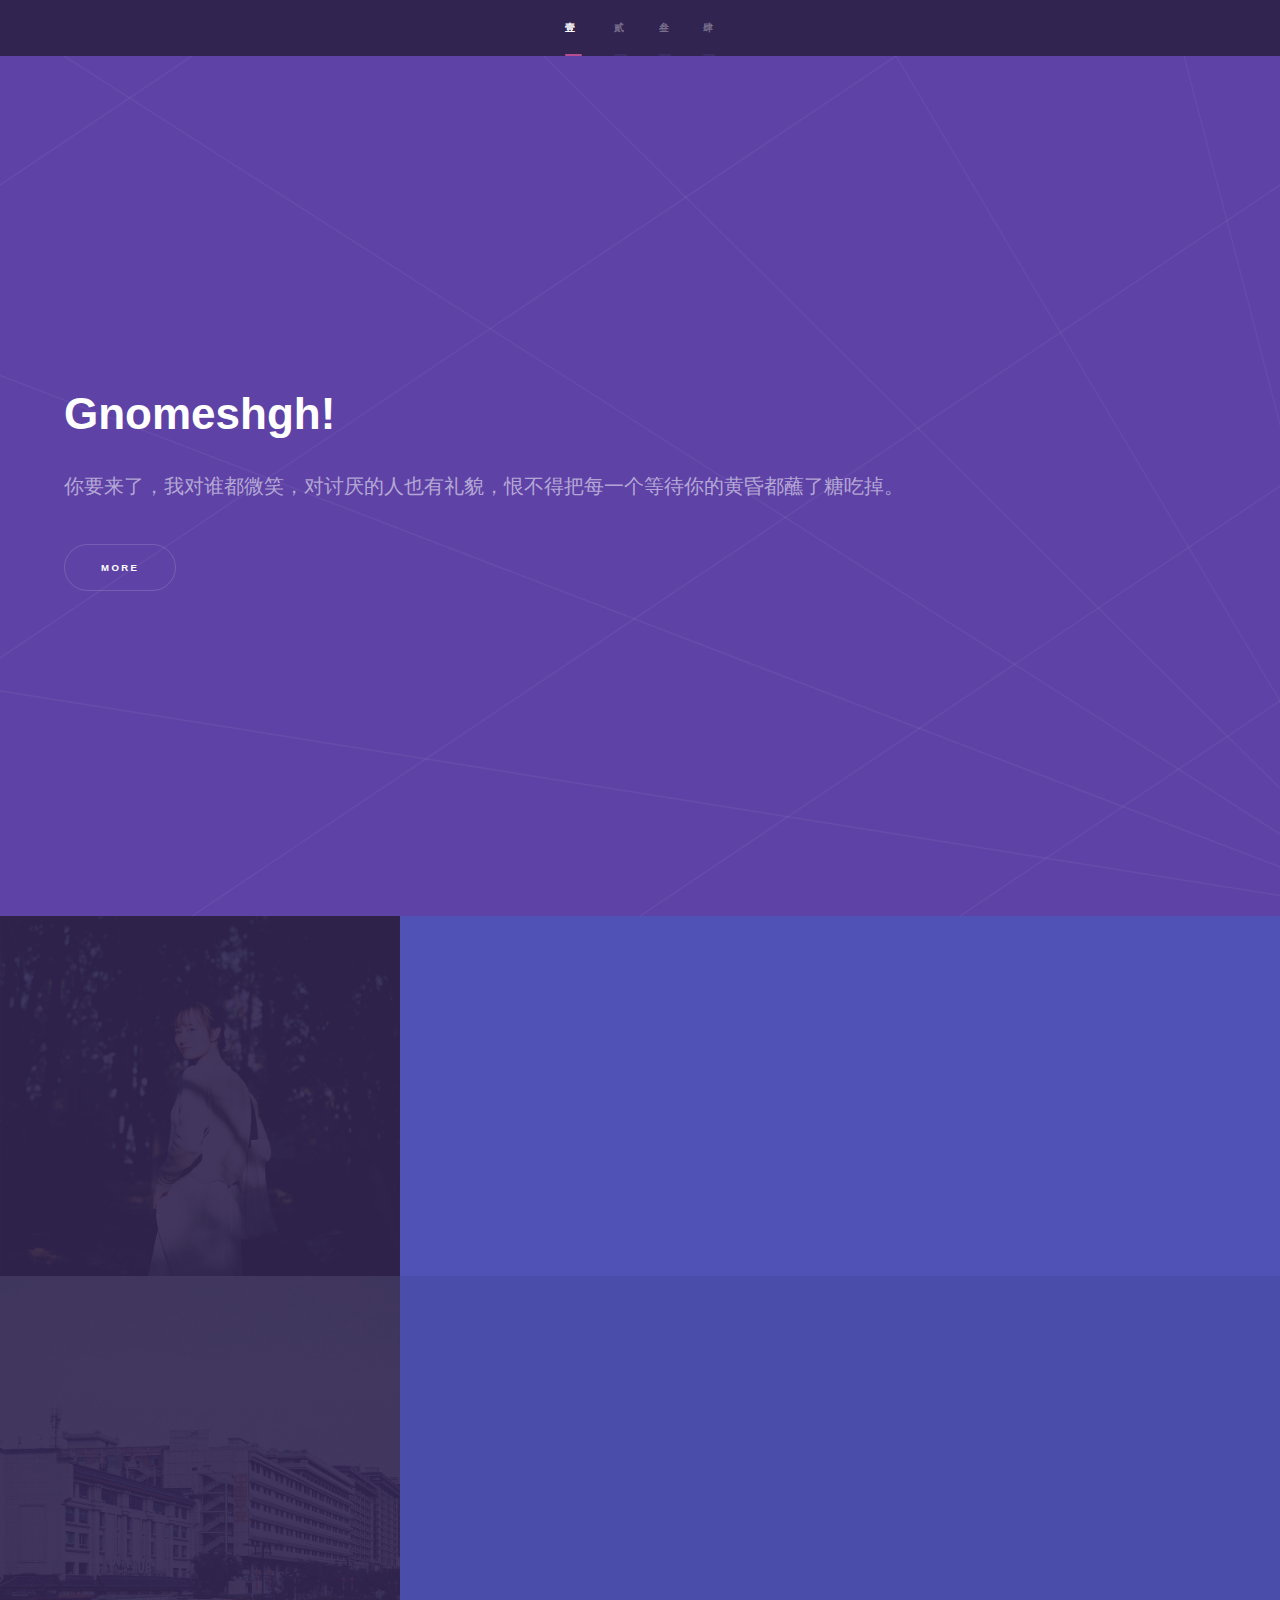
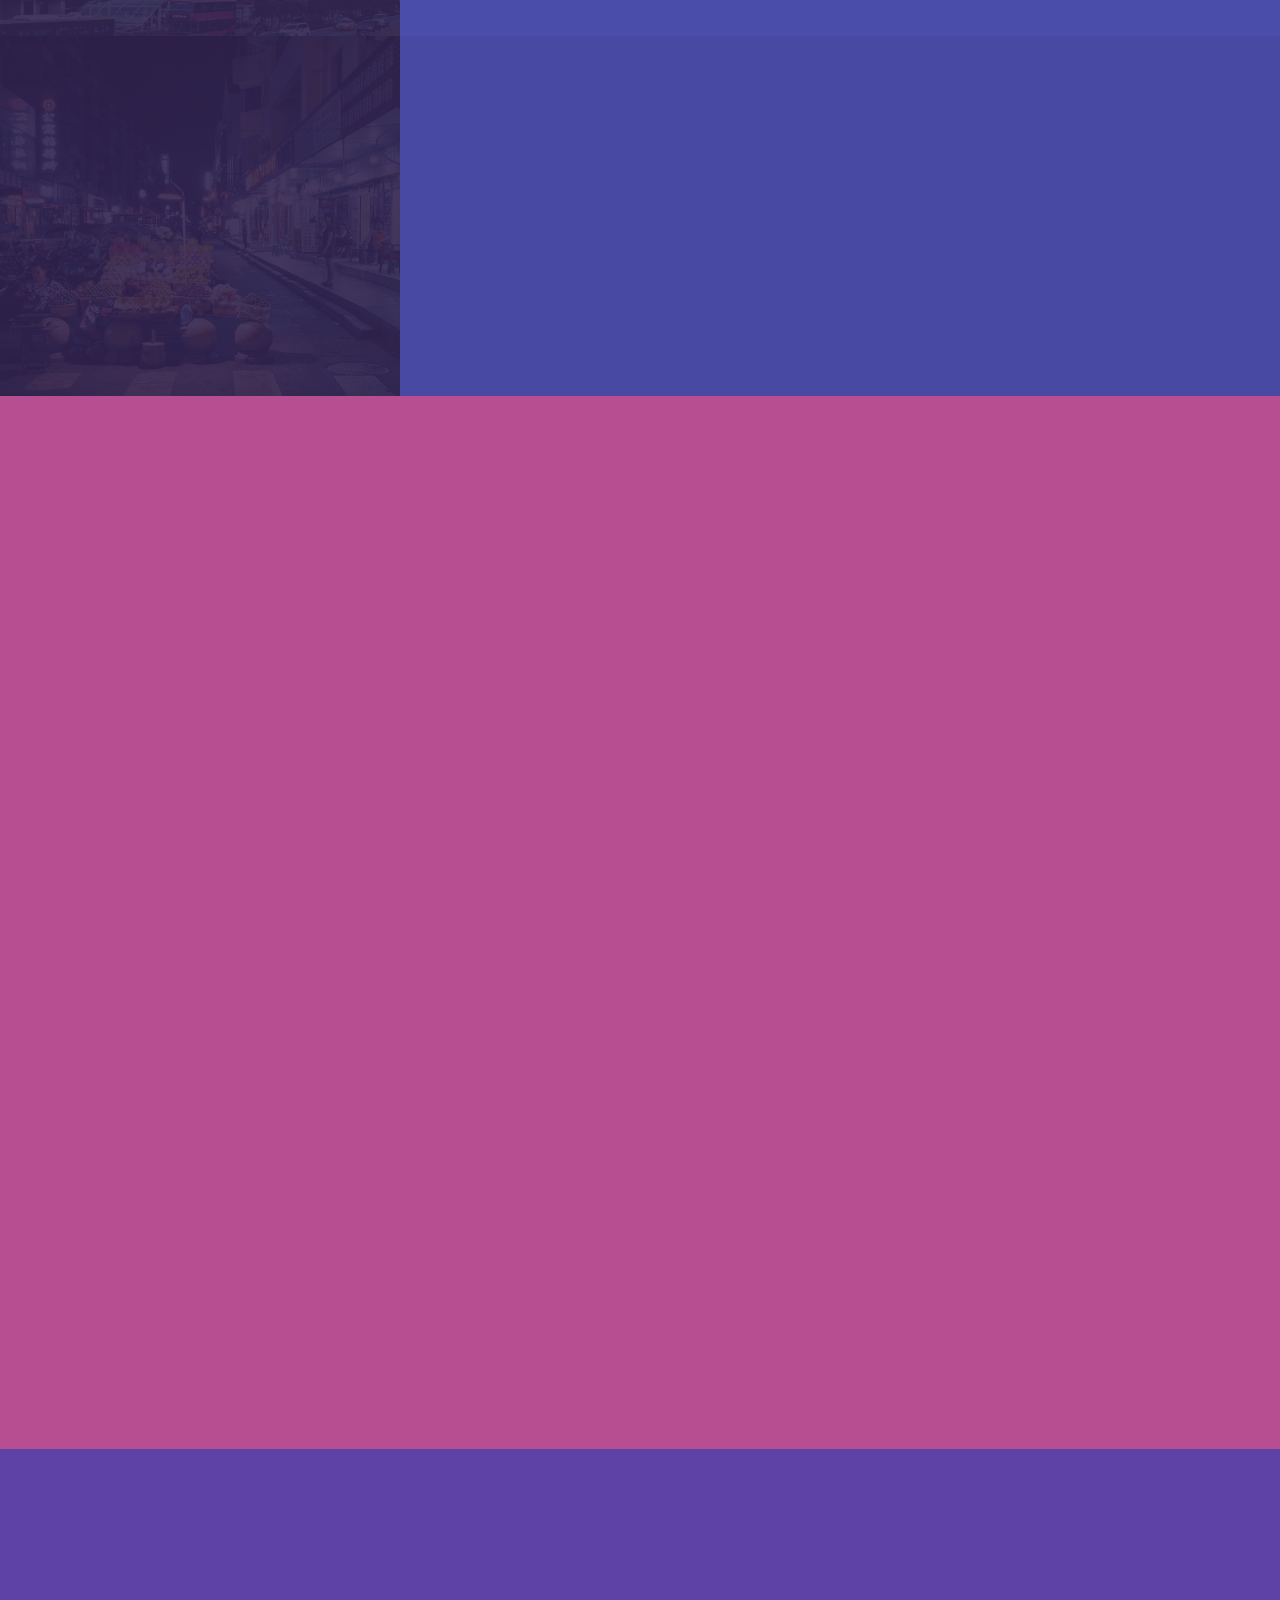
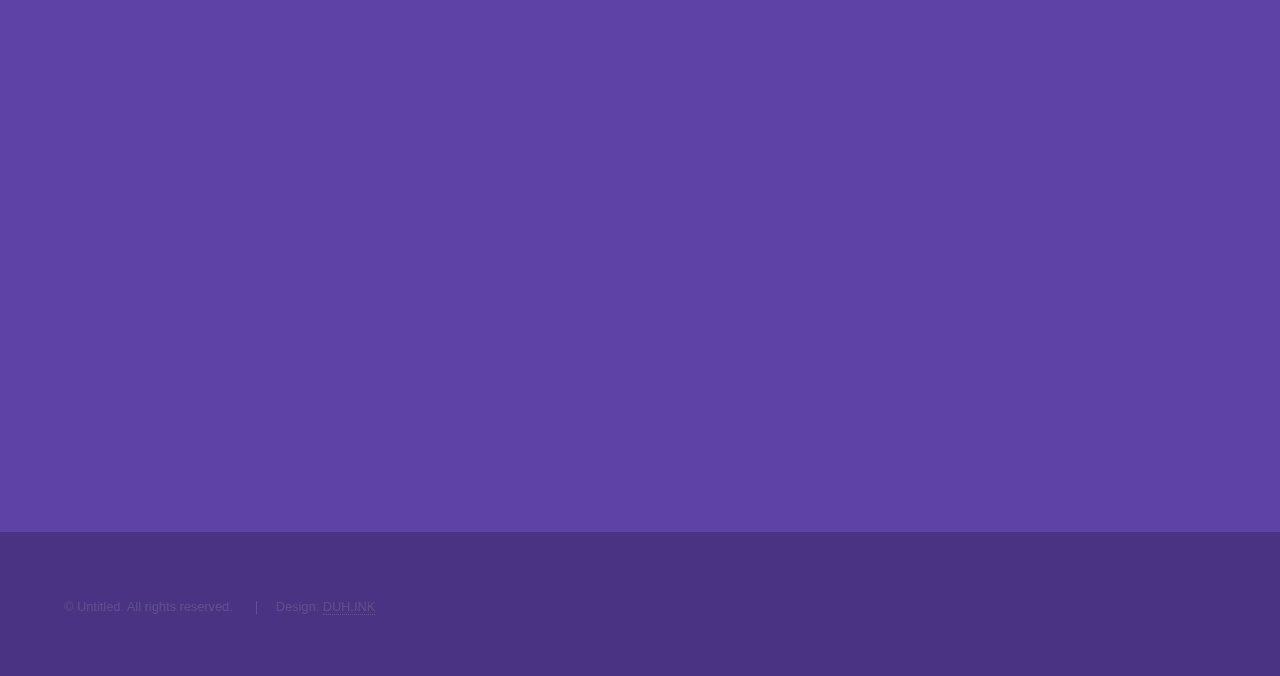
<file: index.html>
<!DOCTYPE HTML>
<!--
	Hyperspace by HTML5 UP
	html5up.net | @ajlkn
	Free for personal and commercial use under the CCA 3.0 license (html5up.net/license)
-->
<html>
	<head>
		<title>Welcome Gnomeshgh Website</title>
		<meta charset="utf-8" />
		<meta name="viewport" content="width=device-width, initial-scale=1, user-scalable=no" />
		<link rel="stylesheet" href="assets/css/main.css" />
		
		
		<noscript><link rel="stylesheet" href="assets/css/noscript.css" /></noscript>
		
		<script>
			function move_to_message(){
				alert("该功能尚未实现，请移步留言板。")
			}
		</script>
	</head>
	<body class="is-preload">
		<!-- Sidebar -->
			<section id="sidebar">
				<div class="inner">
					<nav>
						<ul>
							<li><a href="#intro">壹&nbsp; </a></li>
							<li><a href="#one">貳</a></li>
							<li><a href="#two">叁</a></li>
							<li><a href="#three">肆</a></li>
						</ul>
					</nav>
				</div>
			</section>

		<!-- Wrapper -->
			<div id="wrapper">

				<!-- Intro -->
					<section id="intro" class="wrapper style1 fullscreen fade-up">
						<div class="inner">
							<h1>Gnomeshgh!</h1>
							<p>你要来了，我对谁都微笑，对讨厌的人也有礼貌，恨不得把每一个等待你的黄昏都蘸了糖吃掉。</p>
							<ul class="actions">
								<li><a href="#one" class="button scrolly">More</a></li>
							</ul>
						</div>
					</section>

				<!-- One -->
					<section id="one" class="wrapper style2 spotlights">
						<section>
							<a href="#" class="image"><img src="images/pic09.jpg" alt="" data-position="center center" /></a>
							<div class="content">
								<div class="inner">
									<h2>螃蟹在剥我的壳</h2>
									<p>这世上真话本就不多，一位女子的脸红胜过一大段对白。</p>
									<ul class="actions">
										<li><a href="generic.html" class="button">More</a></li>
									</ul>
								</div>
							</div>
						</section>
						<section>
							<a href="#" class="image"><img src="images/pic07.jpg" alt="" data-position="top center" /></a>
							<div class="content">
								<div class="inner">
									<h2>笔记本在写我</h2>
									<p>You Are The Apple Of My Eye.&nbsp;&nbsp;&nbsp;&nbsp;&nbsp;---------《kethubhim》</p>
									<ul class="actions">
										<li><a href="generic01.html" class="button">More</a></li>
									</ul>
								</div>
							</div>
						</section>
						<section>
							<a href="#" class="image"><img src="images/pic08.jpg" alt="" data-position="25% 25%" /></a>
							<div class="content">
								<div class="inner">
									<h2>漫天的我落在枫叶上雪花上</h2>
									<p>理解得越多就越痛苦。知道得越多就越撕裂。但他有着同痛苦相对称的清澈，与绝望相均衡的坚韧。</p>
									<ul class="actions">
										<li><a href="generic02.html" class="button">More</a></li>
									</ul>
								</div>
							</div>
						</section>
					</section>

				<!-- Two -->
					<section id="two" class="wrapper style3 fade-up">
						<div class="inner">
							<h2>春盏</h2>
							<p>我本是槐花院落闲散的人，满襟酒气。小池塘边跌坐看鱼，眉挑烟火过一生。</p>
							<div class="features">
								<section>
									<span class="icon solid major fa-code"></span>
									<h3>孤独</h3>
									<p>孤独这两个字拆开来看，有孩童，有瓜果，有小犬，有蝴蝶，足以撑起一个盛夏傍晚间的巷子口，人情味十足。稚儿擎瓜柳棚下，细犬逐蝶窄巷中，人间繁华多笑语，惟我空余两鬓风。孩童水果猫狗飞蝶当然热闹，可都和你无关，这就叫孤独。</p>
								</section>
								<section>
									<span class="icon solid major fa-lock"></span>
									<h3>你头发乱了喔。</h3>
									<p>如果我爱你，而你也正巧爱我。你头发乱了时候，我会笑笑地替你拨一拨，然后，手还留恋地在你发上多待几秒。但是，如果我爱你，而你不巧地不爱我。你头发乱了，我只会轻轻地告诉你：“你头发乱了喔。”</p>
								</section>
								<section>
									<span class="icon solid major fa-cog"></span>
									<h3>玻璃晴朗</h3>
									<p>如果可以，想和你游遍四海山川，听京城潭柘寺的钟声，看扬州廿四桥的明月，在天山的冰雪下策马，在珠峰海拔四千米看落日。<br></p>
								</section>
								<section>
									<span class="icon solid major fa-desktop"></span>
									<h3>橘子辉煌</h3>
									<p>如果不可以，我也愿意和你路过县城街角巷尾，小龙坎的火锅很好吃，贡茶一直有很棒的炒酸奶，姜妈花甲的粉丝汤，小淮娘的鸭血粉。</p>
								</section>
								<section>
									<span class="icon solid major fa-link"></span>
									<h3>冬天</h3>
									<p>一下雪，西安就成了长安，北京就成了北平，南京就成了金陵，合肥就成了庐州，扬州就变成广陵，苏州就成了姑苏，开封也成了汴梁。</p>
								</section>
								<section>
									<span class="icon major fa-gem"></span>
									<h3>瓶邪</h3>
									<p>"瓶字可以拆为并瓦，意为并肩屋檐下，邪字可以拆为牙耳，可以理解为在鬓间私语。两个字合起来就是我与你，在屋檐下并肩而坐悄悄地在耳边说着别人不懂的秘密。"</p>
								</section>
							</div>
							<ul class="actions">
								<li><a href="generic03.html" class="button">More</a></li>
							</ul>
						</div>
					</section>

				<!-- Three -->
					<section id="three" class="wrapper style1 fade-up">
						<div class="inner">
							<h2>Get In Touch</h2>
							<p>你被安稳地爱着呢，应该有做任何事的勇气。</p>
							<div class="split style1">
								<section>
									<form method="post" action="#">
										<div class="fields">
											<div class="field half">
												<label for="name">Name</label>
												<input type="text" name="name" id="name" />
											</div>
											
											<div class="field">
												<label for="message">Message</label>
												<textarea name="message" id="message" rows="5"></textarea>
											</div>
										</div>
										<ul class="actions">
											<li><button onclick="move_to_message()">发送消息</button></li>
											
										</ul>
									</form>
									<a href="elements.html" class="button submit">前往留言板</a>
									<a href="http://wpa.qq.com/msgrd?v=3&uin=&site=qq&menu=yes" class="button submit">使用QQ联系</a>
								</section>
								<section>
									<ul class="contact">
										<li>
											<h3>Address</h3>
											<span>No. 31 Stadium Road, Xiling District<br />
											Yichang, Hubei<br />
											China</span>
										</li>
										<li>
											<h3>Email</h3>
											<a href="#">1966512614@qq.com</a>
										</li>
										<li>
											<h3>Phone</h3>
											<span>(+86) 155-8316-6600</span>
										</li>
										<li>
											<h3>Social</h3>
											<ul class="icons">
												<li><a href="#" class="icon brands fa-twitter"><span class="label">Twitter</span></a></li>
												<li><a href="#" class="icon brands fa-facebook-f"><span class="label">Facebook</span></a></li>
												<li><a href="https://qdpj.github.io/#" class="icon brands fa-github"><span class="label">GitHub</span></a></li>
												<li><a href="#" class="icon brands fa-instagram"><span class="label">Instagram</span></a></li>
												<li><a href="#" class="icon brands fa-linkedin-in"><span class="label">LinkedIn</span></a></li>
											</ul>
										</li>
									</ul>
								</section>
							</div>
						</div>
					</section>

			</div>

		<!-- Footer -->
			<footer id="footer" class="wrapper style1-alt">
				<div class="inner">
					<ul class="menu">
						<li>&copy; Untitled. All rights reserved.</li>
						<li>Design: <a href="http://www.duh.ink">DUH.INK</a></li>
					</ul>
				</div>
			</footer>

		<!-- Scripts -->
			<script src="assets/js/jquery.min.js"></script>
			<script src="assets/js/jquery.scrollex.min.js"></script>
			<script src="assets/js/jquery.scrolly.min.js"></script>
			<script src="assets/js/browser.min.js"></script>
			<script src="assets/js/breakpoints.min.js"></script>
			<script src="assets/js/util.js"></script>
			<script src="assets/js/main.js"></script>
				
	</body>
</html>
</file>
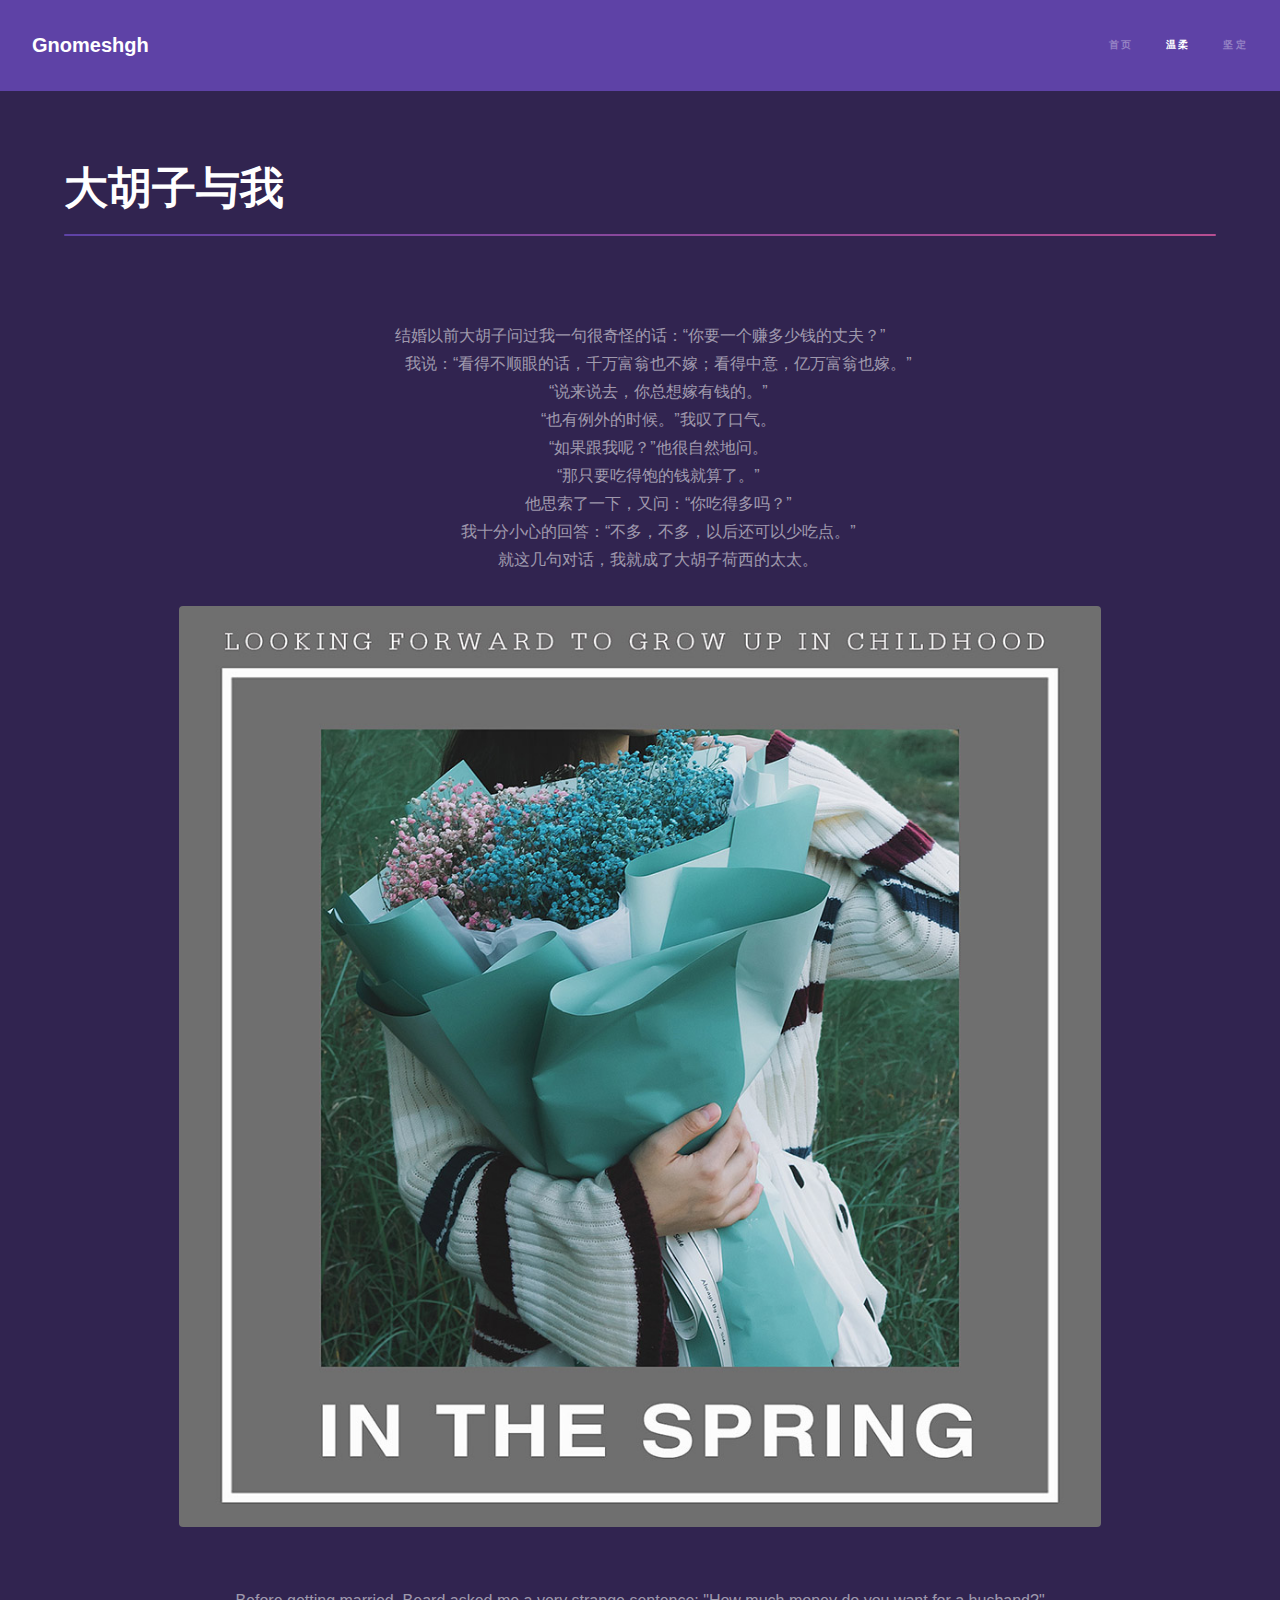
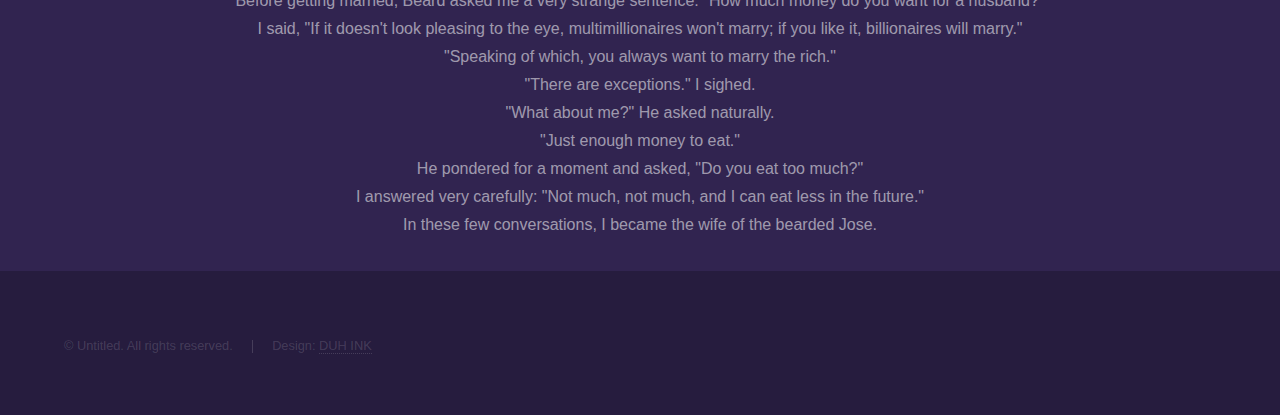
<file: generic.html>
<!DOCTYPE HTML>
<!--
	Hyperspace by HTML5 UP
	html5up.net | @ajlkn
	Free for personal and commercial use under the CCA 3.0 license (html5up.net/license)
-->
<html>
	<head>
		<title>Generic - Gnomeshgh</title>
		<meta charset="utf-8" />
		<meta name="viewport" content="width=device-width, initial-scale=1, user-scalable=no" />
		<link rel="stylesheet" href="assets/css/main.css" />
		<noscript><link rel="stylesheet" href="assets/css/noscript.css" /></noscript>
	</head>
	<body class="is-preload">

		<!-- Header -->
			<header id="header">
				<a href="index.html" class="title">Gnomeshgh</a>
				<nav>
					<ul>
						<li><a href="index.html">首页</a></li>
						<li><a href="generic.html" class="active">温柔</a></li>
						<li><a href="elements.html">坚定</a></li>
					</ul>
				</nav>
			</header>

		<!-- Wrapper -->
			<div id="wrapper">

				<!-- Main -->
					<section id="main" class="wrapper">
						<div class="inner">
							<h1 class="major">大胡子与我</h1>
								<br />
						<center>结婚以前大胡子问过我一句很奇怪的话：“你要一个赚多少钱的丈夫？” <br />
　　							我说：“看得不顺眼的话，千万富翁也不嫁；看得中意，亿万富翁也嫁。” <br />
　　							“说来说去，你总想嫁有钱的。” <br />
　　							“也有例外的时候。”我叹了口气。 <br />
　　							“如果跟我呢？”他很自然地问。 <br />
　　							“那只要吃得饱的钱就算了。” <br />
　　							他思索了一下，又问：“你吃得多吗？” <br />
　　							我十分小心的回答：“不多，不多，以后还可以少吃点。” <br />
　　							就这几句对话，我就成了大胡子荷西的太太。</p>
						</center>
									<center>
									<span class="image fit"><img src="images/pic04.jpg" alt="" /></span>
									</center>
								<br />								<center>
								Before getting married, Beard asked me a very strange sentence: "How much money do you want for a husband?"<br />
								I said, "If it doesn't look pleasing to the eye, multimillionaires won't marry; if you like it, billionaires will marry."<br />
								"Speaking of which, you always want to marry the rich."<br />
								"There are exceptions." I sighed.<br/>
								"What about me?" He asked naturally.<br />
								"Just enough money to eat."<br />
								He pondered for a moment and asked, "Do you eat too much?"<br />
								I answered very carefully: "Not much, not much, and I can eat less in the future."<br />
								In these few conversations, I became the wife of the bearded Jose.<br /></center>
								</div>
					</section>

			</div>

		<!-- Footer -->
			<footer id="footer" class="wrapper alt">
				<div class="inner">
					<ul class="menu">
						<li>&copy; Untitled. All rights reserved.</li><li>Design: <a href="http://www.duh.ink">DUH INK</a></li>
					</ul>
				</div>
			</footer>

		<!-- Scripts -->
			<script src="assets/js/jquery.min.js"></script>
			<script src="assets/js/jquery.scrollex.min.js"></script>
			<script src="assets/js/jquery.scrolly.min.js"></script>
			<script src="assets/js/browser.min.js"></script>
			<script src="assets/js/breakpoints.min.js"></script>
			<script src="assets/js/util.js"></script>
			<script src="assets/js/main.js"></script>

	</body>
</html>
</file>
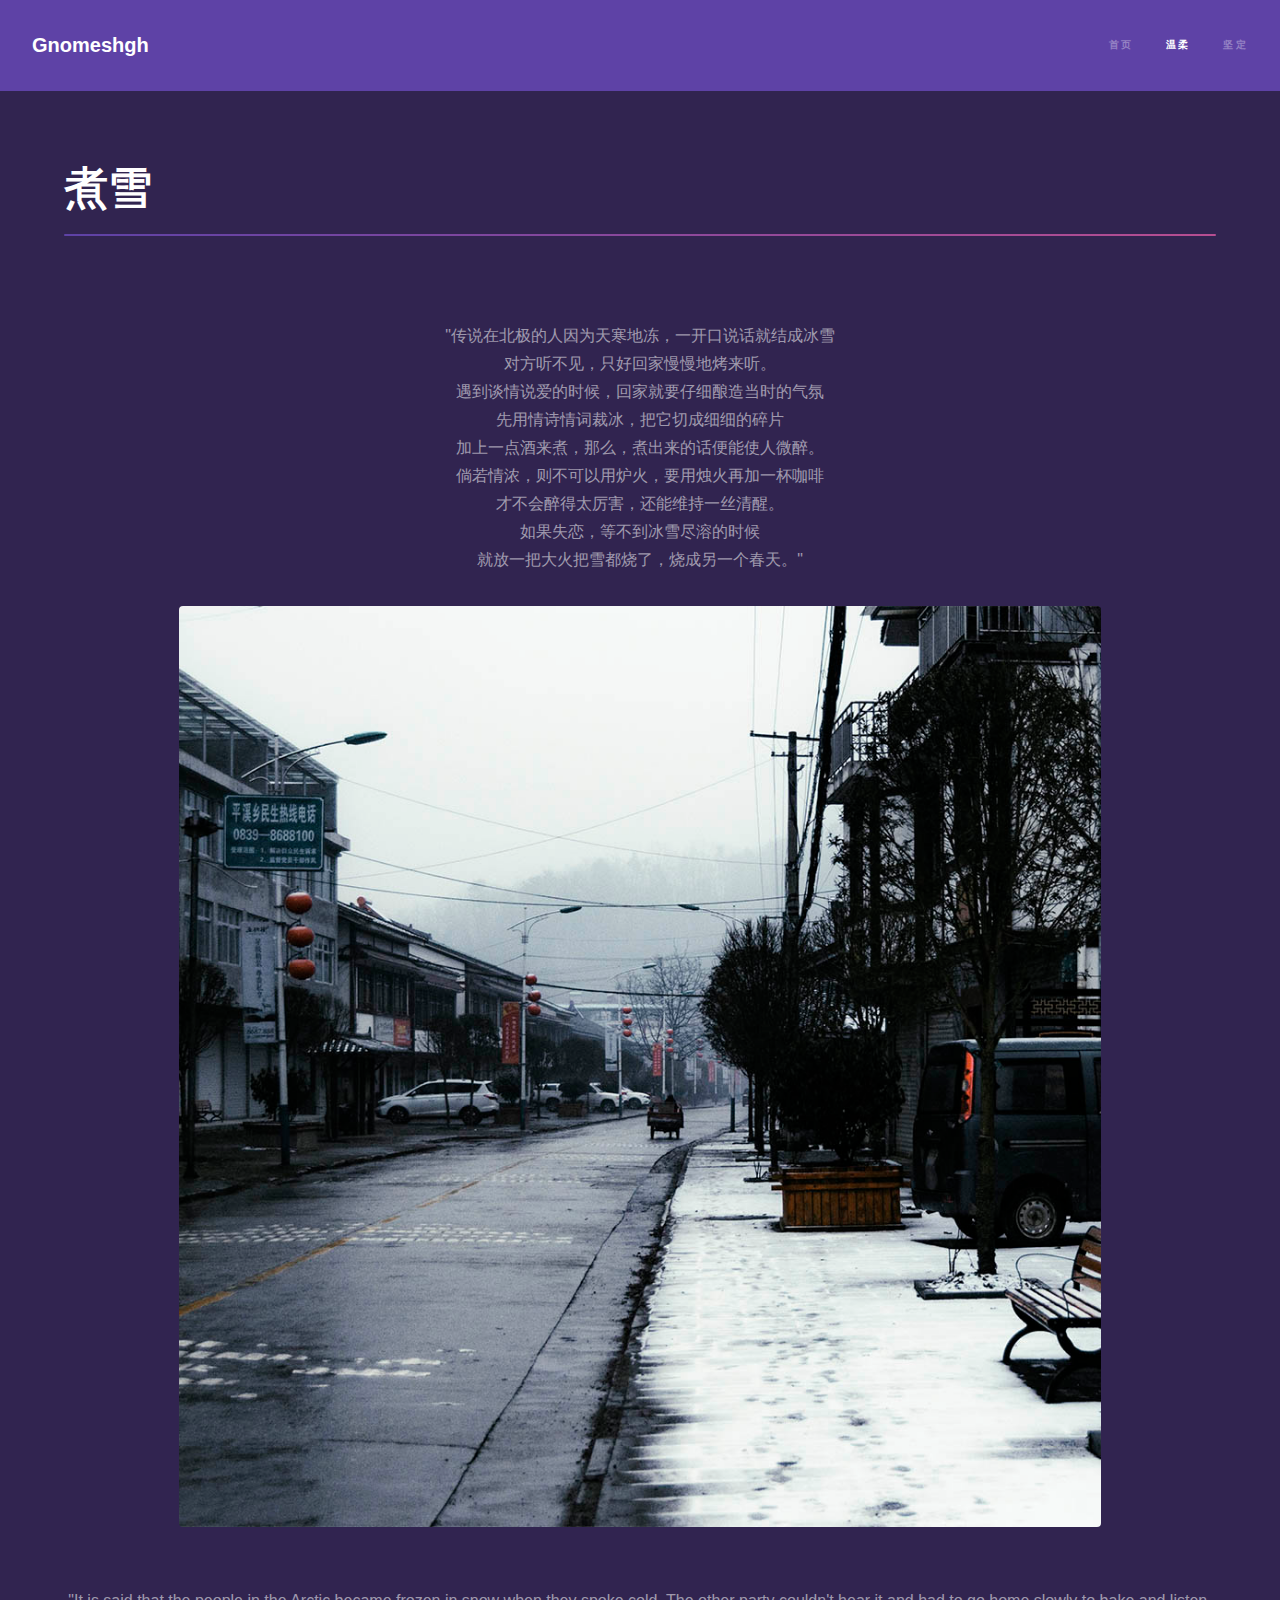
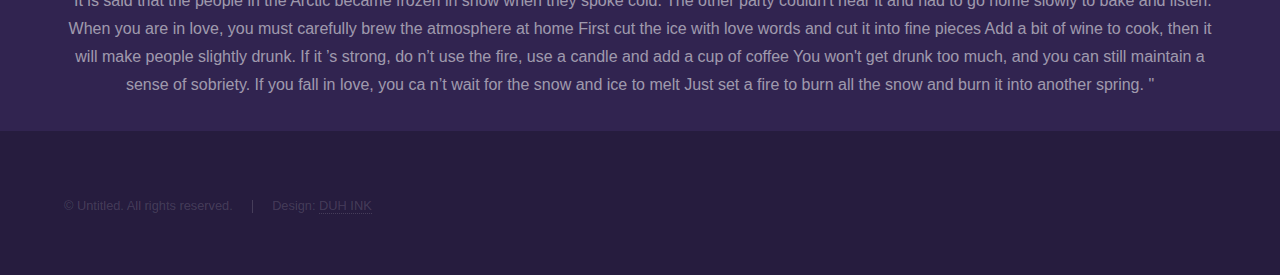
<file: generic01.html>
<!DOCTYPE HTML>
<!--
	Hyperspace by HTML5 UP
	html5up.net | @ajlkn
	Free for personal and commercial use under the CCA 3.0 license (html5up.net/license)
-->
<html>
	<head>
		<title>Generic - Gnomeshgh</title>
		<meta charset="utf-8" />
		<meta name="viewport" content="width=device-width, initial-scale=1, user-scalable=no" />
		<link rel="stylesheet" href="assets/css/main.css" />
		<noscript><link rel="stylesheet" href="assets/css/noscript.css" /></noscript>
	</head>
	<body class="is-preload">

		<!-- Header -->
			<header id="header">
				<a href="index.html" class="title">Gnomeshgh</a>
				<nav>
					<ul>
						<li><a href="index.html">首页</a></li>
						<li><a href="generic.html" class="active">温柔</a></li>
						<li><a href="elements.html">坚定</a></li>
					</ul>
				</nav>
			</header>

		<!-- Wrapper -->
			<div id="wrapper">

				<!-- Main -->
					<section id="main" class="wrapper">
						<div class="inner">
							<h1 class="major">煮雪</h1>
								<br />
						<center>	"传说在北极的人因为天寒地冻，一开口说话就结成冰雪<br/>
						对方听不见，只好回家慢慢地烤来听。<br />
						遇到谈情说爱的时候，回家就要仔细酿造当时的气氛<br />
						先用情诗情词裁冰，把它切成细细的碎片<br />
						加上一点酒来煮，那么，煮出来的话便能使人微醉。<br />
						倘若情浓，则不可以用炉火，要用烛火再加一杯咖啡<br />
						才不会醉得太厉害，还能维持一丝清醒。<br />
						如果失恋，等不到冰雪尽溶的时候<br />
						就放一把大火把雪都烧了，烧成另一个春天。"</p>
						</center>
									<center>
									<span class="image fit"><img src="images/pic11.jpg" alt="" /></span>
									</center>
								<br />
								<center>
								"It is said that the people in the Arctic became frozen in snow when they spoke cold.
								The other party couldn't hear it and had to go home slowly to bake and listen.
								When you are in love, you must carefully brew the atmosphere at home
								First cut the ice with love words and cut it into fine pieces
								Add a bit of wine to cook, then it will make people slightly drunk.
								If it ’s strong, do n’t use the fire, use a candle and add a cup of coffee
								You won't get drunk too much, and you can still maintain a sense of sobriety.
								If you fall in love, you ca n’t wait for the snow and ice to melt
								Just set a fire to burn all the snow and burn it into another spring. "<br /></center>
								</div>
					</section>

			</div>

		<!-- Footer -->
			<footer id="footer" class="wrapper alt">
				<div class="inner">
					<ul class="menu">
						<li>&copy; Untitled. All rights reserved.</li><li>Design: <a href="http://www.duh.ink">DUH INK</a></li>
					</ul>
				</div>
			</footer>

		<!-- Scripts -->
			<script src="assets/js/jquery.min.js"></script>
			<script src="assets/js/jquery.scrollex.min.js"></script>
			<script src="assets/js/jquery.scrolly.min.js"></script>
			<script src="assets/js/browser.min.js"></script>
			<script src="assets/js/breakpoints.min.js"></script>
			<script src="assets/js/util.js"></script>
			<script src="assets/js/main.js"></script>

	</body>
</html>
</file>
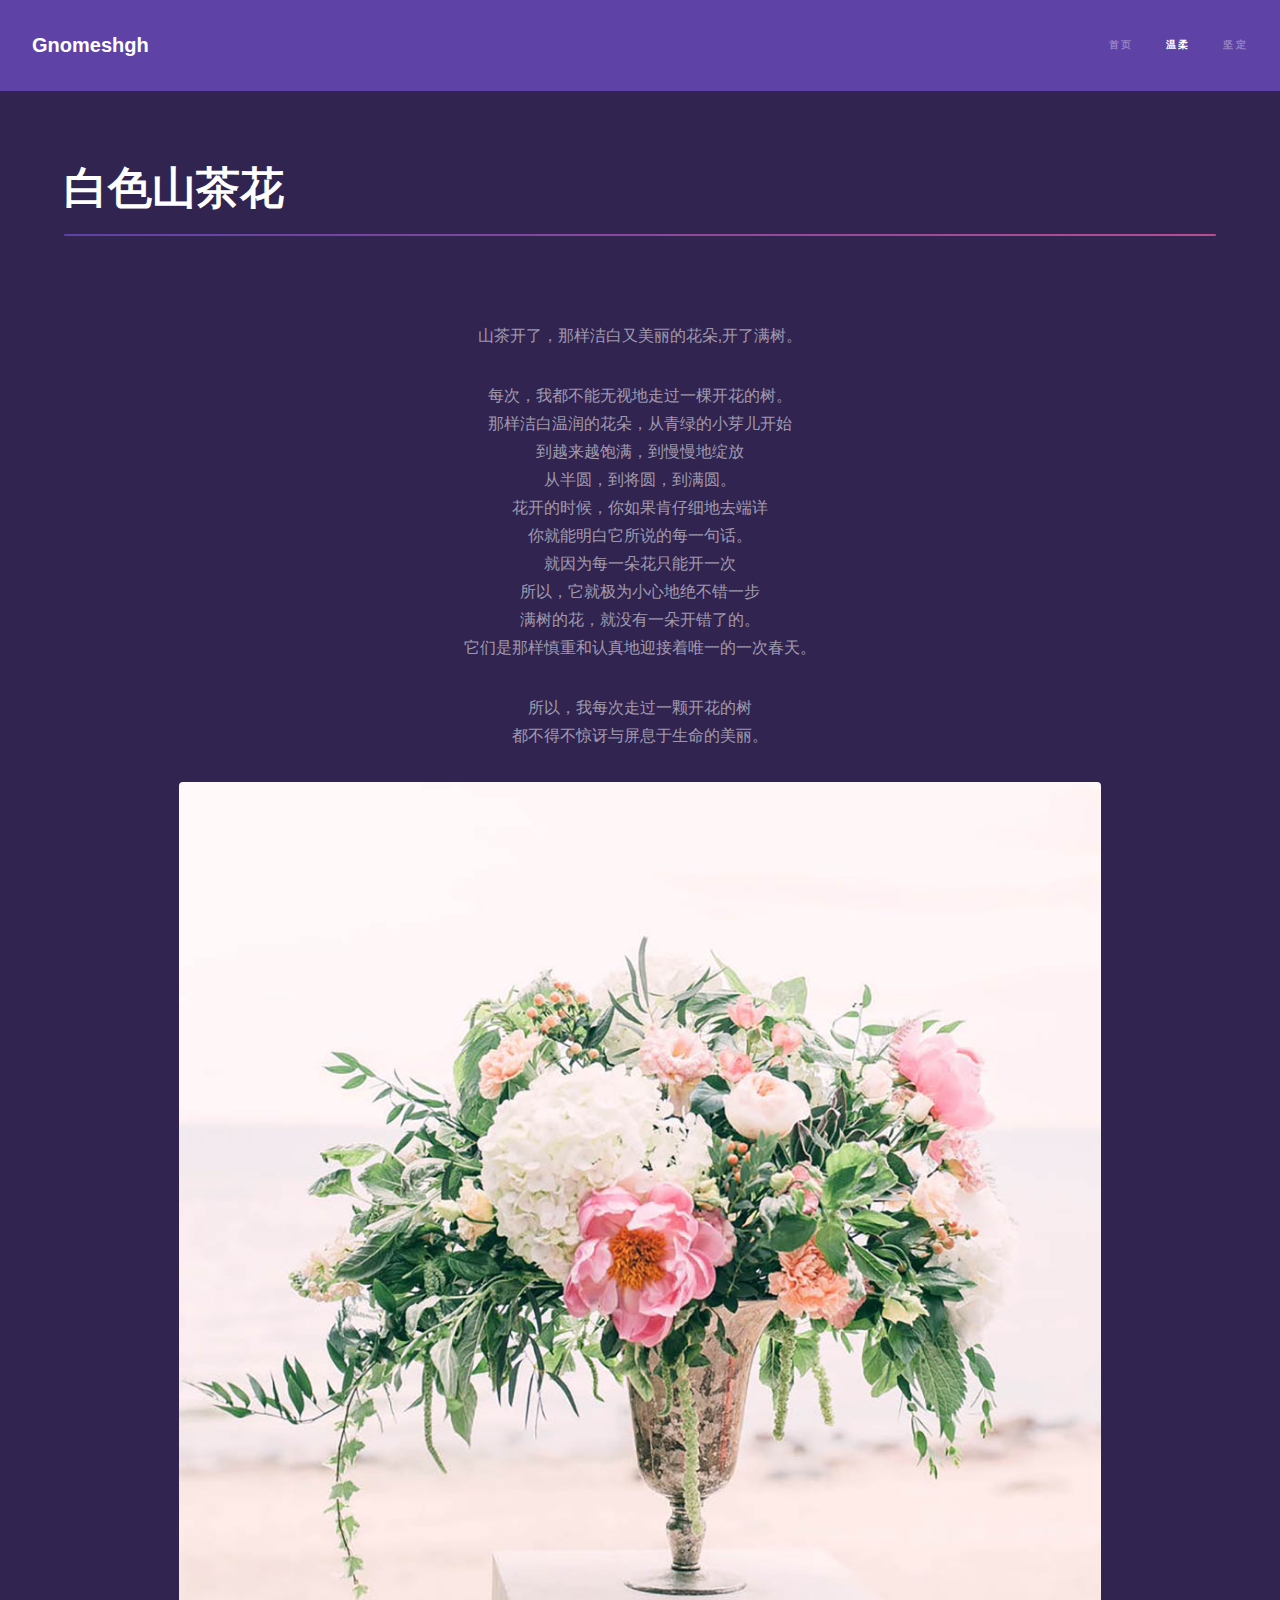
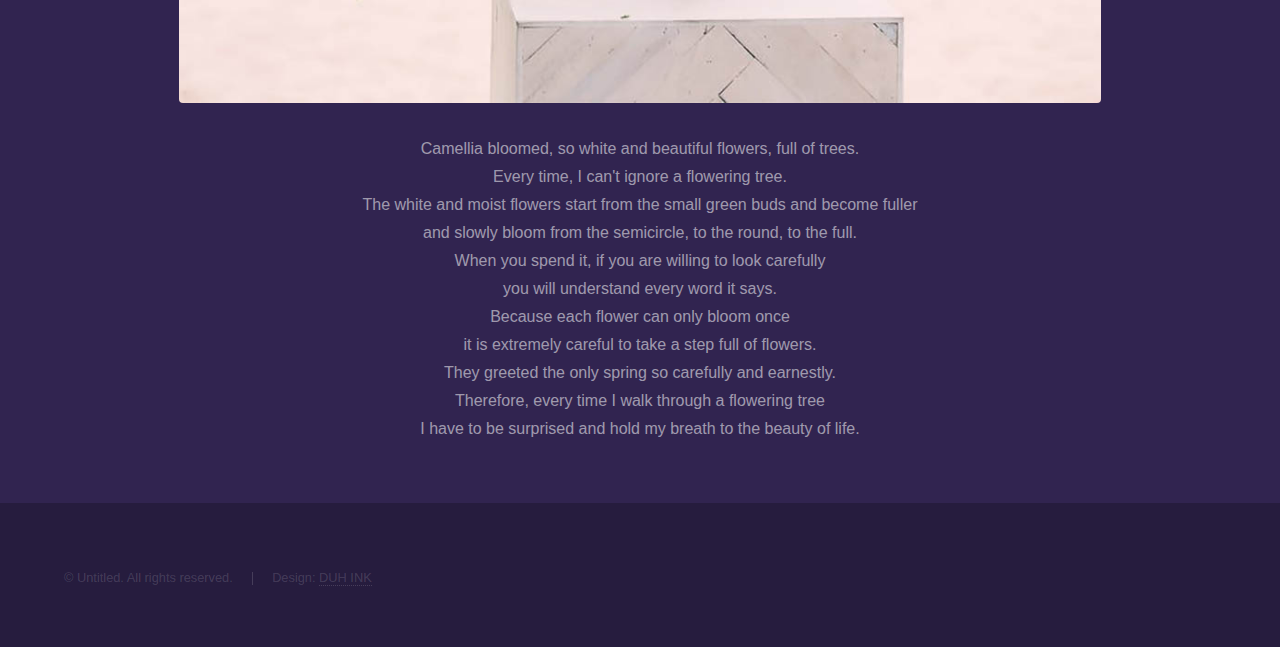
<file: generic02.html>
<!DOCTYPE HTML>
<!--
	Hyperspace by HTML5 UP
	html5up.net | @ajlkn
	Free for personal and commercial use under the CCA 3.0 license (html5up.net/license)
-->
<html>
	<head>
		<title>Generic - Gnomeshgh</title>
		<meta charset="utf-8" />
		<meta name="viewport" content="width=device-width, initial-scale=1, user-scalable=no" />
		<link rel="stylesheet" href="assets/css/main.css" />
		<noscript><link rel="stylesheet" href="assets/css/noscript.css" /></noscript>
	</head>
	<body class="is-preload">

		<!-- Header -->
			<header id="header">
				<a href="index.html" class="title">Gnomeshgh</a>
				<nav>
					<ul>
						<li><a href="index.html">首页</a></li>
						<li><a href="generic.html" class="active">温柔</a></li>
						<li><a href="elements.html">坚定</a></li>
					</ul>
				</nav>
			</header>

		<!-- Wrapper -->
			<div id="wrapper">

				<!-- Main -->
					<section id="main" class="wrapper">
						<div class="inner">
							<h1 class="major">白色山茶花</h1>
								<br />
								<center>
									<p>
								山茶开了，那样洁白又美丽的花朵,开了满树。<br /></p>
								<p>
								每次，我都不能无视地走过一棵开花的树。<br/>
								那样洁白温润的花朵，从青绿的小芽儿开始<br/>
								到越来越饱满，到慢慢地绽放<br/>
								从半圆，到将圆，到满圆。<br/>
								花开的时候，你如果肯仔细地去端详<br/>
								你就能明白它所说的每一句话。<br/>
								就因为每一朵花只能开一次<br/>
								所以，它就极为小心地绝不错一步<br/>
								满树的花，就没有一朵开错了的。<br/>
								它们是那样慎重和认真地迎接着唯一的一次春天。</p>
								<p>
								所以，我每次走过一颗开花的树<br />
								都不得不惊讶与屏息于生命的美丽。</p>
						</center>
									<center>
									<span class="image fit"><img src="images/pic12.jpg" alt="" /></span>
									<center>
									Camellia bloomed, so white and beautiful flowers, full of trees. <br />
									Every time, I can't ignore a flowering tree. <br />
									The white and moist flowers start from the small green buds and become fuller<br />
									and slowly bloom from the semicircle, to the round, to the full.<br />
									When you spend it, if you are willing to look carefully<br />
									you will understand every word it says.<br />
									Because each flower can only bloom once<br />
									it is extremely careful to take a step full of flowers.<br />
									They greeted the only spring so carefully and earnestly.<br />
									Therefore, every time I walk through a flowering tree<br />
									I have to be surprised and hold my breath to the beauty of life.<br /></center>
								<br />
								<center>
								
								</center>
								</div>
					</section>

			</div>

		<!-- Footer -->
			<footer id="footer" class="wrapper alt">
				<div class="inner">
					<ul class="menu">
						<li>&copy; Untitled. All rights reserved.</li><li>Design: <a href="http://www.duh.ink">DUH INK</a></li>
					</ul>
				</div>
			</footer>

		<!-- Scripts -->
			<script src="assets/js/jquery.min.js"></script>
			<script src="assets/js/jquery.scrollex.min.js"></script>
			<script src="assets/js/jquery.scrolly.min.js"></script>
			<script src="assets/js/browser.min.js"></script>
			<script src="assets/js/breakpoints.min.js"></script>
			<script src="assets/js/util.js"></script>
			<script src="assets/js/main.js"></script>

	</body>
</html>
</file>
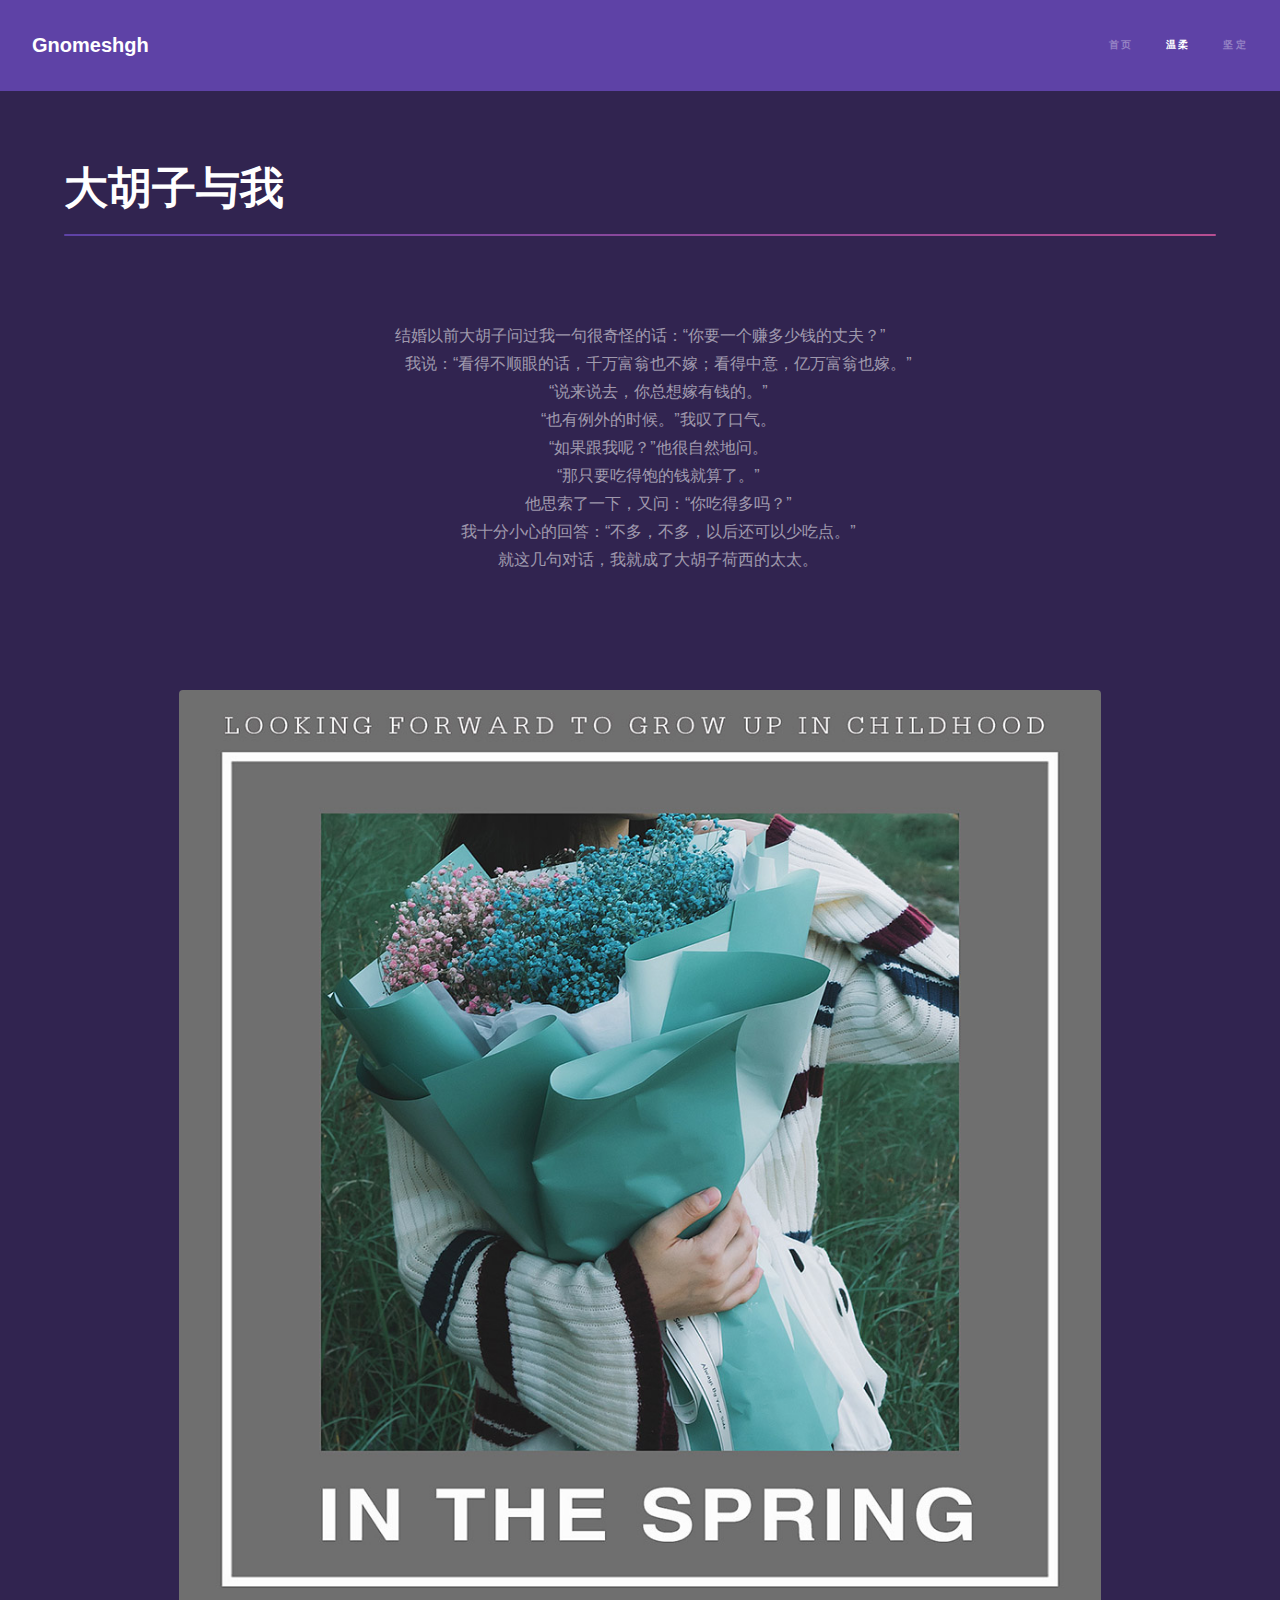
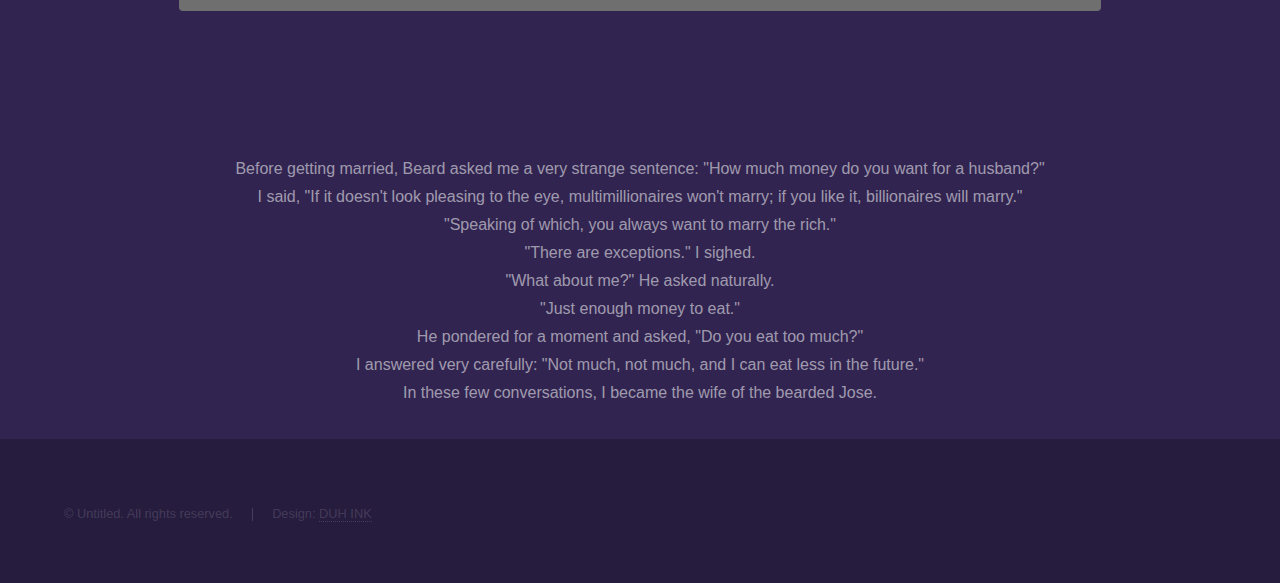
<file: generic03.html>
<!DOCTYPE HTML>
<!--
	Hyperspace by HTML5 UP
	html5up.net | @ajlkn
	Free for personal and commercial use under the CCA 3.0 license (html5up.net/license)
-->
<html>
	<head>
		<title>Generic - Gnomeshgh</title>
		<meta charset="utf-8" />
		<meta name="viewport" content="width=device-width, initial-scale=1, user-scalable=no" />
		<link rel="stylesheet" href="assets/css/main.css" />
		<noscript><link rel="stylesheet" href="assets/css/noscript.css" /></noscript>
	</head>
	<body class="is-preload">

		<!-- Header -->
			<header id="header">
				<a href="index.html" class="title">Gnomeshgh</a>
				<nav>
					<ul>
						<li><a href="index.html">首页</a></li>
						<li><a href="generic.html" class="active">温柔</a></li>
						<li><a href="elements.html">坚定</a></li>
					</ul>
				</nav>
			</header>

		<!-- Wrapper -->
			<div id="wrapper">

				<!-- Main -->
					<section id="main" class="wrapper">
						<div class="inner">
							<h1 class="major">大胡子与我</h1>
								<br />
						<center>结婚以前大胡子问过我一句很奇怪的话：“你要一个赚多少钱的丈夫？” <br />
　　							我说：“看得不顺眼的话，千万富翁也不嫁；看得中意，亿万富翁也嫁。” <br />
　　							“说来说去，你总想嫁有钱的。” <br />
　　							“也有例外的时候。”我叹了口气。 <br />
　　							“如果跟我呢？”他很自然地问。 <br />
　　							“那只要吃得饱的钱就算了。” <br />
　　							他思索了一下，又问：“你吃得多吗？” <br />
　　							我十分小心的回答：“不多，不多，以后还可以少吃点。” <br />
　　							就这几句对话，我就成了大胡子荷西的太太。</p>
								<br />
								<br />
								<br />
						</center>
									<center>
									<span class="image fit"><img src="images/pic04.jpg" alt="" /></span>
									</center>
								<br />
								<br />
								<br />
								<br />
								<center>
								Before getting married, Beard asked me a very strange sentence: "How much money do you want for a husband?"<br />
								I said, "If it doesn't look pleasing to the eye, multimillionaires won't marry; if you like it, billionaires will marry."<br />
								"Speaking of which, you always want to marry the rich."<br />
								"There are exceptions." I sighed.<br/>
								"What about me?" He asked naturally.<br />
								"Just enough money to eat."<br />
								He pondered for a moment and asked, "Do you eat too much?"<br />
								I answered very carefully: "Not much, not much, and I can eat less in the future."<br />
								In these few conversations, I became the wife of the bearded Jose.<br /></center>
								</div>
					</section>

			</div>

		<!-- Footer -->
			<footer id="footer" class="wrapper alt">
				<div class="inner">
					<ul class="menu">
						<li>&copy; Untitled. All rights reserved.</li><li>Design: <a href="http://www.duh.ink">DUH INK</a></li>
					</ul>
				</div>
			</footer>

		<!-- Scripts -->
			<script src="assets/js/jquery.min.js"></script>
			<script src="assets/js/jquery.scrollex.min.js"></script>
			<script src="assets/js/jquery.scrolly.min.js"></script>
			<script src="assets/js/browser.min.js"></script>
			<script src="assets/js/breakpoints.min.js"></script>
			<script src="assets/js/util.js"></script>
			<script src="assets/js/main.js"></script>

	</body>
</html>
</file>
<file: assets/css/noscript.css>
/*
	Hyperspace by HTML5 UP
	html5up.net | @ajlkn
	Free for personal and commercial use under the CCA 3.0 license (html5up.net/license)
*/

/* Spotlights */

	.spotlights > section > .image:before {
		opacity: 0 !important;
	}

	.spotlights > section > .content > .inner {
		-moz-transform: none !important;
		-webkit-transform: none !important;
		-ms-transform: none !important;
		transform: none !important;
		opacity: 1 !important;
	}

/* Wrapper */

	.wrapper > .inner {
		opacity: 1 !important;
		-moz-transform: none !important;
		-webkit-transform: none !important;
		-ms-transform: none !important;
		transform: none !important;
	}

/* Sidebar */

	#sidebar > .inner {
		opacity: 1 !important;
	}

	#sidebar nav > ul > li {
		-moz-transform: none !important;
		-webkit-transform: none !important;
		-ms-transform: none !important;
		transform: none !important;
		opacity: 1 !important;
	}
</file>
<file: assets/css/main.css>
@import url(fontawesome-all.min.css);

/*
	Hyperspace by HTML5 UP
	html5up.net | @ajlkn
	Free for personal and commercial use under the CCA 3.0 license (html5up.net/license)
*/

html, body, div, span, applet, object,
iframe, h1, h2, h3, h4, h5, h6, p, blockquote,
pre, a, abbr, acronym, address, big, cite,
code, del, dfn, em, img, ins, kbd, q, s, samp,
small, strike, strong, sub, sup, tt, var, b,
u, i, center, dl, dt, dd, ol, ul, li, fieldset,
form, label, legend, table, caption, tbody,
tfoot, thead, tr, th, td, article, aside,
canvas, details, embed, figure, figcaption,
footer, header, hgroup, menu, nav, output, ruby,
section, summary, time, mark, audio, video {
	margin: 0;
	padding: 0;
	border: 0;
	font-size: 100%;
	font: inherit;
	vertical-align: baseline;}

article, aside, details, figcaption, figure,
footer, header, hgroup, menu, nav, section {
	display: block;}

body {
	line-height: 1;
}

ol, ul {
	list-style: none;
}

blockquote, q {
	quotes: none;
}

	blockquote:before, blockquote:after, q:before, q:after {
		content: '';
		content: none;
	}

table {
	border-collapse: collapse;
	border-spacing: 0;
}

body {
	-webkit-text-size-adjust: none;
}

mark {
	background-color: transparent;
	color: inherit;
}

input::-moz-focus-inner {
	border: 0;
	padding: 0;
}

input, select, textarea {
	-moz-appearance: none;
	-webkit-appearance: none;
	-ms-appearance: none;
	appearance: none;
}

/* Basic */

	@-ms-viewport {
		width: device-width;
	}

	body {
		-ms-overflow-style: scrollbar;
	}

	@media screen and (max-width: 480px) {

		html, body {
			min-width: 320px;
		}

	}

	html {
		box-sizing: border-box;
	}

	*, *:before, *:after {
		box-sizing: inherit;
	}

	body {
		background: #312450;
	}

		body.is-preload *, body.is-preload *:before, body.is-preload *:after {
			-moz-animation: none !important;
			-webkit-animation: none !important;
			-ms-animation: none !important;
			animation: none !important;
			-moz-transition: none !important;
			-webkit-transition: none !important;
			-ms-transition: none !important;
			transition: none !important;
		}

/* Type */

	body, input, select, textarea {
		color: rgba(255, 255, 255, 0.55);
		font-family: Arial, Helvetica, sans-serif;
		font-size: 16.5pt;
		font-weight: normal;
		line-height: 1.75;
	}

		@media screen and (max-width: 1680px) {

			body, input, select, textarea {
				font-size: 13pt;
			}

		}

		@media screen and (max-width: 1280px) {

			body, input, select, textarea {
				font-size: 12pt;
			}

		}

		@media screen and (max-width: 360px) {

			body, input, select, textarea {
				font-size: 11pt;
			}

		}

	a {
		-moz-transition: color 0.2s ease, border-bottom-color 0.2s ease;
		-webkit-transition: color 0.2s ease, border-bottom-color 0.2s ease;
		-ms-transition: color 0.2s ease, border-bottom-color 0.2s ease;
		transition: color 0.2s ease, border-bottom-color 0.2s ease;
		border-bottom: dotted 1px rgba(255, 255, 255, 0.35);
		color: inherit;
		text-decoration: none;
	}

		a:hover {
			border-bottom-color: transparent;
			color: #ffffff;
		}

	strong, b {
		color: #ffffff;
		font-weight: bold;
	}

	em, i {
		font-style: italic;
	}

	p {
		margin: 0 0 2em 0;
	}

	h1, h2, h3, h4, h5, h6 {
		color: #ffffff;
		font-weight: bold;
		line-height: 1.5;
		margin: 0 0 0.5em 0;
	}

		h1 a, h2 a, h3 a, h4 a, h5 a, h6 a {
			color: inherit;
			text-decoration: none;
		}

	h1 {
		font-size: 2.75em;
	}

		h1.major {
			margin: 0 0 1.3em 0;
			position: relative;
			padding-bottom: 0.35em;
		}

			h1.major:after {
				background-image: -moz-linear-gradient(to right, #5e42a6, #b74e91);
				background-image: -webkit-linear-gradient(to right, #5e42a6, #b74e91);
				background-image: -ms-linear-gradient(to right, #5e42a6, #b74e91);
				background-image: linear-gradient(to right, #5e42a6, #b74e91);
				-moz-transition: max-width 0.2s ease;
				-webkit-transition: max-width 0.2s ease;
				-ms-transition: max-width 0.2s ease;
				transition: max-width 0.2s ease;
				border-radius: 0.2em;
				bottom: 0;
				content: '';
				height: 0.05em;
				position: absolute;
				right: 0;
				width: 100%;
			}

	h2 {
		font-size: 1.75em;
	}

	h3 {
		font-size: 1.1em;
	}

	h4 {
		font-size: 1em;
	}

	h5 {
		font-size: 0.8em;
	}

	h6 {
		font-size: 0.6em;
	}

	@media screen and (max-width: 736px) {

		h1 {
			font-size: 2em;
		}

		h2 {
			font-size: 1.25em;
		}

		h3 {
			font-size: 1em;
		}

		h4 {
			font-size: 0.8em;
		}

		h5 {
			font-size: 0.6em;
		}

		h6 {
			font-size: 0.6em;
		}

	}

	sub {
		font-size: 0.8em;
		position: relative;
		top: 0.5em;
	}

	sup {
		font-size: 0.8em;
		position: relative;
		top: -0.5em;
	}

	blockquote {
		border-left: solid 4px rgba(255, 255, 255, 0.15);
		font-style: italic;
		margin: 0 0 2em 0;
		padding: 0.5em 0 0.5em 2em;
	}

	code {
		background: rgba(255, 255, 255, 0.05);
		border-radius: 0.25em;
		border: solid 1px rgba(255, 255, 255, 0.15);
		font-family: "Courier New", monospace;
		font-size: 0.9em;
		margin: 0 0.25em;
		padding: 0.25em 0.65em;
	}

	pre {
		-webkit-overflow-scrolling: touch;
		font-family: "Courier New", monospace;
		font-size: 0.9em;
		margin: 0 0 2em 0;
	}

		pre code {
			display: block;
			line-height: 1.75em;
			padding: 1em 1.5em;
			overflow-x: auto;
		}

	hr {
		border: 0;
		border-bottom: solid 1px rgba(255, 255, 255, 0.15);
		margin: 2em 0;
	}

		hr.major {
			margin: 3em 0;
		}

	.align-left {
		text-align: left;
	}

	.align-center {
		text-align: center;
	}

	.align-right {
		text-align: right;
	}

/* Row */

	.row {
		display: flex;
		flex-wrap: wrap;
		box-sizing: border-box;
		align-items: stretch;
	}

		.row > * {
			box-sizing: border-box;
		}

		.row.gtr-uniform > * > :last-child {
			margin-bottom: 0;
		}

		.row.aln-left {
			justify-content: flex-start;
		}

		.row.aln-center {
			justify-content: center;
		}

		.row.aln-right {
			justify-content: flex-end;
		}

		.row.aln-top {
			align-items: flex-start;
		}

		.row.aln-middle {
			align-items: center;
		}

		.row.aln-bottom {
			align-items: flex-end;
		}

		.row > .imp {
			order: -1;
		}

		.row > .col-1 {
			width: 8.33333%;
		}

		.row > .off-1 {
			margin-left: 8.33333%;
		}

		.row > .col-2 {
			width: 16.66667%;
		}

		.row > .off-2 {
			margin-left: 16.66667%;
		}

		.row > .col-3 {
			width: 25%;
		}

		.row > .off-3 {
			margin-left: 25%;
		}

		.row > .col-4 {
			width: 33.33333%;
		}

		.row > .off-4 {
			margin-left: 33.33333%;
		}

		.row > .col-5 {
			width: 41.66667%;
		}

		.row > .off-5 {
			margin-left: 41.66667%;
		}

		.row > .col-6 {
			width: 50%;
		}

		.row > .off-6 {
			margin-left: 50%;
		}

		.row > .col-7 {
			width: 58.33333%;
		}

		.row > .off-7 {
			margin-left: 58.33333%;
		}

		.row > .col-8 {
			width: 66.66667%;
		}

		.row > .off-8 {
			margin-left: 66.66667%;
		}

		.row > .col-9 {
			width: 75%;
		}

		.row > .off-9 {
			margin-left: 75%;
		}

		.row > .col-10 {
			width: 83.33333%;
		}

		.row > .off-10 {
			margin-left: 83.33333%;
		}

		.row > .col-11 {
			width: 91.66667%;
		}

		.row > .off-11 {
			margin-left: 91.66667%;
		}

		.row > .col-12 {
			width: 100%;
		}

		.row > .off-12 {
			margin-left: 100%;
		}

		.row.gtr-0 {
			margin-top: 0;
			margin-left: 0em;
		}

			.row.gtr-0 > * {
				padding: 0 0 0 0em;
			}

			.row.gtr-0.gtr-uniform {
				margin-top: 0em;
			}

				.row.gtr-0.gtr-uniform > * {
					padding-top: 0em;
				}

		.row.gtr-25 {
			margin-top: 0;
			margin-left: -0.375em;
		}

			.row.gtr-25 > * {
				padding: 0 0 0 0.375em;
			}

			.row.gtr-25.gtr-uniform {
				margin-top: -0.375em;
			}

				.row.gtr-25.gtr-uniform > * {
					padding-top: 0.375em;
				}

		.row.gtr-50 {
			margin-top: 0;
			margin-left: -0.75em;
		}

			.row.gtr-50 > * {
				padding: 0 0 0 0.75em;
			}

			.row.gtr-50.gtr-uniform {
				margin-top: -0.75em;
			}

				.row.gtr-50.gtr-uniform > * {
					padding-top: 0.75em;
				}

		.row {
			margin-top: 0;
			margin-left: -1.5em;
		}

			.row > * {
				padding: 0 0 0 1.5em;
			}

			.row.gtr-uniform {
				margin-top: -1.5em;
			}

				.row.gtr-uniform > * {
					padding-top: 1.5em;
				}

		.row.gtr-150 {
			margin-top: 0;
			margin-left: -2.25em;
		}

			.row.gtr-150 > * {
				padding: 0 0 0 2.25em;
			}

			.row.gtr-150.gtr-uniform {
				margin-top: -2.25em;
			}

				.row.gtr-150.gtr-uniform > * {
					padding-top: 2.25em;
				}

		.row.gtr-200 {
			margin-top: 0;
			margin-left: -3em;
		}

			.row.gtr-200 > * {
				padding: 0 0 0 3em;
			}

			.row.gtr-200.gtr-uniform {
				margin-top: -3em;
			}

				.row.gtr-200.gtr-uniform > * {
					padding-top: 3em;
				}

		@media screen and (max-width: 1680px) {

			.row {
				display: flex;
				flex-wrap: wrap;
				box-sizing: border-box;
				align-items: stretch;
			}

				.row > * {
					box-sizing: border-box;
				}

				.row.gtr-uniform > * > :last-child {
					margin-bottom: 0;
				}

				.row.aln-left {
					justify-content: flex-start;
				}

				.row.aln-center {
					justify-content: center;
				}

				.row.aln-right {
					justify-content: flex-end;
				}

				.row.aln-top {
					align-items: flex-start;
				}

				.row.aln-middle {
					align-items: center;
				}

				.row.aln-bottom {
					align-items: flex-end;
				}

				.row > .imp-xlarge {
					order: -1;
				}

				.row > .col-1-xlarge {
					width: 8.33333%;
				}

				.row > .off-1-xlarge {
					margin-left: 8.33333%;
				}

				.row > .col-2-xlarge {
					width: 16.66667%;
				}

				.row > .off-2-xlarge {
					margin-left: 16.66667%;
				}

				.row > .col-3-xlarge {
					width: 25%;
				}

				.row > .off-3-xlarge {
					margin-left: 25%;
				}

				.row > .col-4-xlarge {
					width: 33.33333%;
				}

				.row > .off-4-xlarge {
					margin-left: 33.33333%;
				}

				.row > .col-5-xlarge {
					width: 41.66667%;
				}

				.row > .off-5-xlarge {
					margin-left: 41.66667%;
				}

				.row > .col-6-xlarge {
					width: 50%;
				}

				.row > .off-6-xlarge {
					margin-left: 50%;
				}

				.row > .col-7-xlarge {
					width: 58.33333%;
				}

				.row > .off-7-xlarge {
					margin-left: 58.33333%;
				}

				.row > .col-8-xlarge {
					width: 66.66667%;
				}

				.row > .off-8-xlarge {
					margin-left: 66.66667%;
				}

				.row > .col-9-xlarge {
					width: 75%;
				}

				.row > .off-9-xlarge {
					margin-left: 75%;
				}

				.row > .col-10-xlarge {
					width: 83.33333%;
				}

				.row > .off-10-xlarge {
					margin-left: 83.33333%;
				}

				.row > .col-11-xlarge {
					width: 91.66667%;
				}

				.row > .off-11-xlarge {
					margin-left: 91.66667%;
				}

				.row > .col-12-xlarge {
					width: 100%;
				}

				.row > .off-12-xlarge {
					margin-left: 100%;
				}

				.row.gtr-0 {
					margin-top: 0;
					margin-left: 0em;
				}

					.row.gtr-0 > * {
						padding: 0 0 0 0em;
					}

					.row.gtr-0.gtr-uniform {
						margin-top: 0em;
					}

						.row.gtr-0.gtr-uniform > * {
							padding-top: 0em;
						}

				.row.gtr-25 {
					margin-top: 0;
					margin-left: -0.375em;
				}

					.row.gtr-25 > * {
						padding: 0 0 0 0.375em;
					}

					.row.gtr-25.gtr-uniform {
						margin-top: -0.375em;
					}

						.row.gtr-25.gtr-uniform > * {
							padding-top: 0.375em;
						}

				.row.gtr-50 {
					margin-top: 0;
					margin-left: -0.75em;
				}

					.row.gtr-50 > * {
						padding: 0 0 0 0.75em;
					}

					.row.gtr-50.gtr-uniform {
						margin-top: -0.75em;
					}

						.row.gtr-50.gtr-uniform > * {
							padding-top: 0.75em;
						}

				.row {
					margin-top: 0;
					margin-left: -1.5em;
				}

					.row > * {
						padding: 0 0 0 1.5em;
					}

					.row.gtr-uniform {
						margin-top: -1.5em;
					}

						.row.gtr-uniform > * {
							padding-top: 1.5em;
						}

				.row.gtr-150 {
					margin-top: 0;
					margin-left: -2.25em;
				}

					.row.gtr-150 > * {
						padding: 0 0 0 2.25em;
					}

					.row.gtr-150.gtr-uniform {
						margin-top: -2.25em;
					}

						.row.gtr-150.gtr-uniform > * {
							padding-top: 2.25em;
						}

				.row.gtr-200 {
					margin-top: 0;
					margin-left: -3em;
				}

					.row.gtr-200 > * {
						padding: 0 0 0 3em;
					}

					.row.gtr-200.gtr-uniform {
						margin-top: -3em;
					}

						.row.gtr-200.gtr-uniform > * {
							padding-top: 3em;
						}

		}

		@media screen and (max-width: 1280px) {

			.row {
				display: flex;
				flex-wrap: wrap;
				box-sizing: border-box;
				align-items: stretch;
			}

				.row > * {
					box-sizing: border-box;
				}

				.row.gtr-uniform > * > :last-child {
					margin-bottom: 0;
				}

				.row.aln-left {
					justify-content: flex-start;
				}

				.row.aln-center {
					justify-content: center;
				}

				.row.aln-right {
					justify-content: flex-end;
				}

				.row.aln-top {
					align-items: flex-start;
				}

				.row.aln-middle {
					align-items: center;
				}

				.row.aln-bottom {
					align-items: flex-end;
				}

				.row > .imp-large {
					order: -1;
				}

				.row > .col-1-large {
					width: 8.33333%;
				}

				.row > .off-1-large {
					margin-left: 8.33333%;
				}

				.row > .col-2-large {
					width: 16.66667%;
				}

				.row > .off-2-large {
					margin-left: 16.66667%;
				}

				.row > .col-3-large {
					width: 25%;
				}

				.row > .off-3-large {
					margin-left: 25%;
				}

				.row > .col-4-large {
					width: 33.33333%;
				}

				.row > .off-4-large {
					margin-left: 33.33333%;
				}

				.row > .col-5-large {
					width: 41.66667%;
				}

				.row > .off-5-large {
					margin-left: 41.66667%;
				}

				.row > .col-6-large {
					width: 50%;
				}

				.row > .off-6-large {
					margin-left: 50%;
				}

				.row > .col-7-large {
					width: 58.33333%;
				}

				.row > .off-7-large {
					margin-left: 58.33333%;
				}

				.row > .col-8-large {
					width: 66.66667%;
				}

				.row > .off-8-large {
					margin-left: 66.66667%;
				}

				.row > .col-9-large {
					width: 75%;
				}

				.row > .off-9-large {
					margin-left: 75%;
				}

				.row > .col-10-large {
					width: 83.33333%;
				}

				.row > .off-10-large {
					margin-left: 83.33333%;
				}

				.row > .col-11-large {
					width: 91.66667%;
				}

				.row > .off-11-large {
					margin-left: 91.66667%;
				}

				.row > .col-12-large {
					width: 100%;
				}

				.row > .off-12-large {
					margin-left: 100%;
				}

				.row.gtr-0 {
					margin-top: 0;
					margin-left: 0em;
				}

					.row.gtr-0 > * {
						padding: 0 0 0 0em;
					}

					.row.gtr-0.gtr-uniform {
						margin-top: 0em;
					}

						.row.gtr-0.gtr-uniform > * {
							padding-top: 0em;
						}

				.row.gtr-25 {
					margin-top: 0;
					margin-left: -0.375em;
				}

					.row.gtr-25 > * {
						padding: 0 0 0 0.375em;
					}

					.row.gtr-25.gtr-uniform {
						margin-top: -0.375em;
					}

						.row.gtr-25.gtr-uniform > * {
							padding-top: 0.375em;
						}

				.row.gtr-50 {
					margin-top: 0;
					margin-left: -0.75em;
				}

					.row.gtr-50 > * {
						padding: 0 0 0 0.75em;
					}

					.row.gtr-50.gtr-uniform {
						margin-top: -0.75em;
					}

						.row.gtr-50.gtr-uniform > * {
							padding-top: 0.75em;
						}

				.row {
					margin-top: 0;
					margin-left: -1.5em;
				}

					.row > * {
						padding: 0 0 0 1.5em;
					}

					.row.gtr-uniform {
						margin-top: -1.5em;
					}

						.row.gtr-uniform > * {
							padding-top: 1.5em;
						}

				.row.gtr-150 {
					margin-top: 0;
					margin-left: -2.25em;
				}

					.row.gtr-150 > * {
						padding: 0 0 0 2.25em;
					}

					.row.gtr-150.gtr-uniform {
						margin-top: -2.25em;
					}

						.row.gtr-150.gtr-uniform > * {
							padding-top: 2.25em;
						}

				.row.gtr-200 {
					margin-top: 0;
					margin-left: -3em;
				}

					.row.gtr-200 > * {
						padding: 0 0 0 3em;
					}

					.row.gtr-200.gtr-uniform {
						margin-top: -3em;
					}

						.row.gtr-200.gtr-uniform > * {
							padding-top: 3em;
						}

		}

		@media screen and (max-width: 980px) {

			.row {
				display: flex;
				flex-wrap: wrap;
				box-sizing: border-box;
				align-items: stretch;
			}

				.row > * {
					box-sizing: border-box;
				}

				.row.gtr-uniform > * > :last-child {
					margin-bottom: 0;
				}

				.row.aln-left {
					justify-content: flex-start;
				}

				.row.aln-center {
					justify-content: center;
				}

				.row.aln-right {
					justify-content: flex-end;
				}

				.row.aln-top {
					align-items: flex-start;
				}

				.row.aln-middle {
					align-items: center;
				}

				.row.aln-bottom {
					align-items: flex-end;
				}

				.row > .imp-medium {
					order: -1;
				}

				.row > .col-1-medium {
					width: 8.33333%;
				}

				.row > .off-1-medium {
					margin-left: 8.33333%;
				}

				.row > .col-2-medium {
					width: 16.66667%;
				}

				.row > .off-2-medium {
					margin-left: 16.66667%;
				}

				.row > .col-3-medium {
					width: 25%;
				}

				.row > .off-3-medium {
					margin-left: 25%;
				}

				.row > .col-4-medium {
					width: 33.33333%;
				}

				.row > .off-4-medium {
					margin-left: 33.33333%;
				}

				.row > .col-5-medium {
					width: 41.66667%;
				}

				.row > .off-5-medium {
					margin-left: 41.66667%;
				}

				.row > .col-6-medium {
					width: 50%;
				}

				.row > .off-6-medium {
					margin-left: 50%;
				}

				.row > .col-7-medium {
					width: 58.33333%;
				}

				.row > .off-7-medium {
					margin-left: 58.33333%;
				}

				.row > .col-8-medium {
					width: 66.66667%;
				}

				.row > .off-8-medium {
					margin-left: 66.66667%;
				}

				.row > .col-9-medium {
					width: 75%;
				}

				.row > .off-9-medium {
					margin-left: 75%;
				}

				.row > .col-10-medium {
					width: 83.33333%;
				}

				.row > .off-10-medium {
					margin-left: 83.33333%;
				}

				.row > .col-11-medium {
					width: 91.66667%;
				}

				.row > .off-11-medium {
					margin-left: 91.66667%;
				}

				.row > .col-12-medium {
					width: 100%;
				}

				.row > .off-12-medium {
					margin-left: 100%;
				}

				.row.gtr-0 {
					margin-top: 0;
					margin-left: 0em;
				}

					.row.gtr-0 > * {
						padding: 0 0 0 0em;
					}

					.row.gtr-0.gtr-uniform {
						margin-top: 0em;
					}

						.row.gtr-0.gtr-uniform > * {
							padding-top: 0em;
						}

				.row.gtr-25 {
					margin-top: 0;
					margin-left: -0.375em;
				}

					.row.gtr-25 > * {
						padding: 0 0 0 0.375em;
					}

					.row.gtr-25.gtr-uniform {
						margin-top: -0.375em;
					}

						.row.gtr-25.gtr-uniform > * {
							padding-top: 0.375em;
						}

				.row.gtr-50 {
					margin-top: 0;
					margin-left: -0.75em;
				}

					.row.gtr-50 > * {
						padding: 0 0 0 0.75em;
					}

					.row.gtr-50.gtr-uniform {
						margin-top: -0.75em;
					}

						.row.gtr-50.gtr-uniform > * {
							padding-top: 0.75em;
						}

				.row {
					margin-top: 0;
					margin-left: -1.5em;
				}

					.row > * {
						padding: 0 0 0 1.5em;
					}

					.row.gtr-uniform {
						margin-top: -1.5em;
					}

						.row.gtr-uniform > * {
							padding-top: 1.5em;
						}

				.row.gtr-150 {
					margin-top: 0;
					margin-left: -2.25em;
				}

					.row.gtr-150 > * {
						padding: 0 0 0 2.25em;
					}

					.row.gtr-150.gtr-uniform {
						margin-top: -2.25em;
					}

						.row.gtr-150.gtr-uniform > * {
							padding-top: 2.25em;
						}

				.row.gtr-200 {
					margin-top: 0;
					margin-left: -3em;
				}

					.row.gtr-200 > * {
						padding: 0 0 0 3em;
					}

					.row.gtr-200.gtr-uniform {
						margin-top: -3em;
					}

						.row.gtr-200.gtr-uniform > * {
							padding-top: 3em;
						}

		}

		@media screen and (max-width: 736px) {

			.row {
				display: flex;
				flex-wrap: wrap;
				box-sizing: border-box;
				align-items: stretch;
			}

				.row > * {
					box-sizing: border-box;
				}

				.row.gtr-uniform > * > :last-child {
					margin-bottom: 0;
				}

				.row.aln-left {
					justify-content: flex-start;
				}

				.row.aln-center {
					justify-content: center;
				}

				.row.aln-right {
					justify-content: flex-end;
				}

				.row.aln-top {
					align-items: flex-start;
				}

				.row.aln-middle {
					align-items: center;
				}

				.row.aln-bottom {
					align-items: flex-end;
				}

				.row > .imp-small {
					order: -1;
				}

				.row > .col-1-small {
					width: 8.33333%;
				}

				.row > .off-1-small {
					margin-left: 8.33333%;
				}

				.row > .col-2-small {
					width: 16.66667%;
				}

				.row > .off-2-small {
					margin-left: 16.66667%;
				}

				.row > .col-3-small {
					width: 25%;
				}

				.row > .off-3-small {
					margin-left: 25%;
				}

				.row > .col-4-small {
					width: 33.33333%;
				}

				.row > .off-4-small {
					margin-left: 33.33333%;
				}

				.row > .col-5-small {
					width: 41.66667%;
				}

				.row > .off-5-small {
					margin-left: 41.66667%;
				}

				.row > .col-6-small {
					width: 50%;
				}

				.row > .off-6-small {
					margin-left: 50%;
				}

				.row > .col-7-small {
					width: 58.33333%;
				}

				.row > .off-7-small {
					margin-left: 58.33333%;
				}

				.row > .col-8-small {
					width: 66.66667%;
				}

				.row > .off-8-small {
					margin-left: 66.66667%;
				}

				.row > .col-9-small {
					width: 75%;
				}

				.row > .off-9-small {
					margin-left: 75%;
				}

				.row > .col-10-small {
					width: 83.33333%;
				}

				.row > .off-10-small {
					margin-left: 83.33333%;
				}

				.row > .col-11-small {
					width: 91.66667%;
				}

				.row > .off-11-small {
					margin-left: 91.66667%;
				}

				.row > .col-12-small {
					width: 100%;
				}

				.row > .off-12-small {
					margin-left: 100%;
				}

				.row.gtr-0 {
					margin-top: 0;
					margin-left: 0em;
				}

					.row.gtr-0 > * {
						padding: 0 0 0 0em;
					}

					.row.gtr-0.gtr-uniform {
						margin-top: 0em;
					}

						.row.gtr-0.gtr-uniform > * {
							padding-top: 0em;
						}

				.row.gtr-25 {
					margin-top: 0;
					margin-left: -0.375em;
				}

					.row.gtr-25 > * {
						padding: 0 0 0 0.375em;
					}

					.row.gtr-25.gtr-uniform {
						margin-top: -0.375em;
					}

						.row.gtr-25.gtr-uniform > * {
							padding-top: 0.375em;
						}

				.row.gtr-50 {
					margin-top: 0;
					margin-left: -0.75em;
				}

					.row.gtr-50 > * {
						padding: 0 0 0 0.75em;
					}

					.row.gtr-50.gtr-uniform {
						margin-top: -0.75em;
					}

						.row.gtr-50.gtr-uniform > * {
							padding-top: 0.75em;
						}

				.row {
					margin-top: 0;
					margin-left: -1.5em;
				}

					.row > * {
						padding: 0 0 0 1.5em;
					}

					.row.gtr-uniform {
						margin-top: -1.5em;
					}

						.row.gtr-uniform > * {
							padding-top: 1.5em;
						}

				.row.gtr-150 {
					margin-top: 0;
					margin-left: -2.25em;
				}

					.row.gtr-150 > * {
						padding: 0 0 0 2.25em;
					}

					.row.gtr-150.gtr-uniform {
						margin-top: -2.25em;
					}

						.row.gtr-150.gtr-uniform > * {
							padding-top: 2.25em;
						}

				.row.gtr-200 {
					margin-top: 0;
					margin-left: -3em;
				}

					.row.gtr-200 > * {
						padding: 0 0 0 3em;
					}

					.row.gtr-200.gtr-uniform {
						margin-top: -3em;
					}

						.row.gtr-200.gtr-uniform > * {
							padding-top: 3em;
						}

		}

		@media screen and (max-width: 480px) {

			.row {
				display: flex;
				flex-wrap: wrap;
				box-sizing: border-box;
				align-items: stretch;
			}

				.row > * {
					box-sizing: border-box;
				}

				.row.gtr-uniform > * > :last-child {
					margin-bottom: 0;
				}

				.row.aln-left {
					justify-content: flex-start;
				}

				.row.aln-center {
					justify-content: center;
				}

				.row.aln-right {
					justify-content: flex-end;
				}

				.row.aln-top {
					align-items: flex-start;
				}

				.row.aln-middle {
					align-items: center;
				}

				.row.aln-bottom {
					align-items: flex-end;
				}

				.row > .imp-xsmall {
					order: -1;
				}

				.row > .col-1-xsmall {
					width: 8.33333%;
				}

				.row > .off-1-xsmall {
					margin-left: 8.33333%;
				}

				.row > .col-2-xsmall {
					width: 16.66667%;
				}

				.row > .off-2-xsmall {
					margin-left: 16.66667%;
				}

				.row > .col-3-xsmall {
					width: 25%;
				}

				.row > .off-3-xsmall {
					margin-left: 25%;
				}

				.row > .col-4-xsmall {
					width: 33.33333%;
				}

				.row > .off-4-xsmall {
					margin-left: 33.33333%;
				}

				.row > .col-5-xsmall {
					width: 41.66667%;
				}

				.row > .off-5-xsmall {
					margin-left: 41.66667%;
				}

				.row > .col-6-xsmall {
					width: 50%;
				}

				.row > .off-6-xsmall {
					margin-left: 50%;
				}

				.row > .col-7-xsmall {
					width: 58.33333%;
				}

				.row > .off-7-xsmall {
					margin-left: 58.33333%;
				}

				.row > .col-8-xsmall {
					width: 66.66667%;
				}

				.row > .off-8-xsmall {
					margin-left: 66.66667%;
				}

				.row > .col-9-xsmall {
					width: 75%;
				}

				.row > .off-9-xsmall {
					margin-left: 75%;
				}

				.row > .col-10-xsmall {
					width: 83.33333%;
				}

				.row > .off-10-xsmall {
					margin-left: 83.33333%;
				}

				.row > .col-11-xsmall {
					width: 91.66667%;
				}

				.row > .off-11-xsmall {
					margin-left: 91.66667%;
				}

				.row > .col-12-xsmall {
					width: 100%;
				}

				.row > .off-12-xsmall {
					margin-left: 100%;
				}

				.row.gtr-0 {
					margin-top: 0;
					margin-left: 0em;
				}

					.row.gtr-0 > * {
						padding: 0 0 0 0em;
					}

					.row.gtr-0.gtr-uniform {
						margin-top: 0em;
					}

						.row.gtr-0.gtr-uniform > * {
							padding-top: 0em;
						}

				.row.gtr-25 {
					margin-top: 0;
					margin-left: -0.375em;
				}

					.row.gtr-25 > * {
						padding: 0 0 0 0.375em;
					}

					.row.gtr-25.gtr-uniform {
						margin-top: -0.375em;
					}

						.row.gtr-25.gtr-uniform > * {
							padding-top: 0.375em;
						}

				.row.gtr-50 {
					margin-top: 0;
					margin-left: -0.75em;
				}

					.row.gtr-50 > * {
						padding: 0 0 0 0.75em;
					}

					.row.gtr-50.gtr-uniform {
						margin-top: -0.75em;
					}

						.row.gtr-50.gtr-uniform > * {
							padding-top: 0.75em;
						}

				.row {
					margin-top: 0;
					margin-left: -1.5em;
				}

					.row > * {
						padding: 0 0 0 1.5em;
					}

					.row.gtr-uniform {
						margin-top: -1.5em;
					}

						.row.gtr-uniform > * {
							padding-top: 1.5em;
						}

				.row.gtr-150 {
					margin-top: 0;
					margin-left: -2.25em;
				}

					.row.gtr-150 > * {
						padding: 0 0 0 2.25em;
					}

					.row.gtr-150.gtr-uniform {
						margin-top: -2.25em;
					}

						.row.gtr-150.gtr-uniform > * {
							padding-top: 2.25em;
						}

				.row.gtr-200 {
					margin-top: 0;
					margin-left: -3em;
				}

					.row.gtr-200 > * {
						padding: 0 0 0 3em;
					}

					.row.gtr-200.gtr-uniform {
						margin-top: -3em;
					}

						.row.gtr-200.gtr-uniform > * {
							padding-top: 3em;
						}

		}

/* Box */

	.box {
		border-radius: 0.25em;
		border: solid 1px rgba(255, 255, 255, 0.15);
		margin-bottom: 2em;
		padding: 1.5em;
	}

		.box > :last-child,
		.box > :last-child > :last-child,
		.box > :last-child > :last-child > :last-child {
			margin-bottom: 0;
		}

		.box.alt {
			border: 0;
			border-radius: 0;
			padding: 0;
		}

/* Button */

	input[type="submit"],
	input[type="reset"],
	input[type="button"],
	button,
	.button {
		-moz-appearance: none;
		-webkit-appearance: none;
		-ms-appearance: none;
		appearance: none;
		-moz-transition: border-color 0.2s ease;
		-webkit-transition: border-color 0.2s ease;
		-ms-transition: border-color 0.2s ease;
		transition: border-color 0.2s ease;
		background-color: transparent;
		border: solid 1px !important;
		border-color: rgba(255, 255, 255, 0.15) !important;
		border-radius: 3em;
		color: #ffffff !important;
		cursor: pointer;
		display: inline-block;
		font-size: 0.6em;
		font-weight: bold;
		height: calc(4.75em + 2px);
		letter-spacing: 0.25em;
		line-height: 4.75em;
		outline: 0;
		padding: 0 3.75em;
		position: relative;
		text-align: center;
		text-decoration: none;
		text-transform: uppercase;
		white-space: nowrap;
	}

		input[type="submit"]:after,
		input[type="reset"]:after,
		input[type="button"]:after,
		button:after,
		.button:after {
			-moz-transform: scale(0.25);
			-webkit-transform: scale(0.25);
			-ms-transform: scale(0.25);
			transform: scale(0.25);
			pointer-events: none;
			-moz-transition: opacity 0.2s ease, -moz-transform 0.2s ease;
			-webkit-transition: opacity 0.2s ease, -webkit-transform 0.2s ease;
			-ms-transition: opacity 0.2s ease, -ms-transform 0.2s ease;
			transition: opacity 0.2s ease, transform 0.2s ease;
			background: #ffffff;
			border-radius: 3em;
			content: '';
			height: 100%;
			left: 0;
			opacity: 0;
			position: absolute;
			top: 0;
			width: 100%;
		}

		input[type="submit"].icon:before,
		input[type="reset"].icon:before,
		input[type="button"].icon:before,
		button.icon:before,
		.button.icon:before {
			margin-right: 0.75em;
		}

		input[type="submit"].fit,
		input[type="reset"].fit,
		input[type="button"].fit,
		button.fit,
		.button.fit {
			width: 100%;
		}

		input[type="submit"].small,
		input[type="reset"].small,
		input[type="button"].small,
		button.small,
		.button.small {
			font-size: 0.4em;
		}

		input[type="submit"].large,
		input[type="reset"].large,
		input[type="button"].large,
		button.large,
		.button.large {
			font-size: 0.8em;
		}

		input[type="submit"].primary,
		input[type="reset"].primary,
		input[type="button"].primary,
		button.primary,
		.button.primary {
			background-color: #ffffff;
			color: #312450 !important;
		}

			input[type="submit"].primary:after,
			input[type="reset"].primary:after,
			input[type="button"].primary:after,
			button.primary:after,
			.button.primary:after {
				display: none;
			}

		input[type="submit"].disabled, input[type="submit"]:disabled,
		input[type="reset"].disabled,
		input[type="reset"]:disabled,
		input[type="button"].disabled,
		input[type="button"]:disabled,
		button.disabled,
		button:disabled,
		.button.disabled,
		.button:disabled {
			cursor: default;
			opacity: 0.5;
			pointer-events: none;
		}

		input[type="submit"]:hover,
		input[type="reset"]:hover,
		input[type="button"]:hover,
		button:hover,
		.button:hover {
			border-color: rgba(255, 255, 255, 0.55) !important;
		}

			input[type="submit"]:hover:after,
			input[type="reset"]:hover:after,
			input[type="button"]:hover:after,
			button:hover:after,
			.button:hover:after {
				opacity: 0.05;
				-moz-transform: scale(1);
				-webkit-transform: scale(1);
				-ms-transform: scale(1);
				transform: scale(1);
			}

			input[type="submit"]:hover:active,
			input[type="reset"]:hover:active,
			input[type="button"]:hover:active,
			button:hover:active,
			.button:hover:active {
				border-color: #ffffff !important;
			}

				input[type="submit"]:hover:active:after,
				input[type="reset"]:hover:active:after,
				input[type="button"]:hover:active:after,
				button:hover:active:after,
				.button:hover:active:after {
					opacity: 0.1;
				}

/* Features */

	.features {
		display: -moz-flex;
		display: -webkit-flex;
		display: -ms-flex;
		display: flex;
		-moz-flex-wrap: wrap;
		-webkit-flex-wrap: wrap;
		-ms-flex-wrap: wrap;
		flex-wrap: wrap;
		border-radius: 0.25em;
		border: solid 1px rgba(255, 255, 255, 0.15);
		background: rgba(255, 255, 255, 0.05);
		margin: 0 0 2em 0;
	}

		.features section {
			padding: 3.5em 3em 1em 7em ;
			width: 50%;
			border-top: solid 1px rgba(255, 255, 255, 0.15);
			position: relative;
		}

			.features section:nth-child(-n + 2) {
				border-top-width: 0;
			}

			.features section:nth-child(2n) {
				border-left: solid 1px rgba(255, 255, 255, 0.15);
			}

			.features section .icon {
				-moz-transition: opacity 0.5s ease, -moz-transform 0.5s ease;
				-webkit-transition: opacity 0.5s ease, -webkit-transform 0.5s ease;
				-ms-transition: opacity 0.5s ease, -ms-transform 0.5s ease;
				transition: opacity 0.5s ease, transform 0.5s ease;
				-moz-transition-delay: 1s;
				-webkit-transition-delay: 1s;
				-ms-transition-delay: 1s;
				transition-delay: 1s;
				-moz-transform: scale(1);
				-webkit-transform: scale(1);
				-ms-transform: scale(1);
				transform: scale(1);
				position: absolute;
				left: 3em;
				top: 3em;
				opacity: 1;
			}

			.features section:nth-child(1) .icon {
				-moz-transition-delay: 0.15s;
				-webkit-transition-delay: 0.15s;
				-ms-transition-delay: 0.15s;
				transition-delay: 0.15s;
			}

			.features section:nth-child(2) .icon {
				-moz-transition-delay: 0.3s;
				-webkit-transition-delay: 0.3s;
				-ms-transition-delay: 0.3s;
				transition-delay: 0.3s;
			}

			.features section:nth-child(3) .icon {
				-moz-transition-delay: 0.45s;
				-webkit-transition-delay: 0.45s;
				-ms-transition-delay: 0.45s;
				transition-delay: 0.45s;
			}

			.features section:nth-child(4) .icon {
				-moz-transition-delay: 0.6s;
				-webkit-transition-delay: 0.6s;
				-ms-transition-delay: 0.6s;
				transition-delay: 0.6s;
			}

			.features section:nth-child(5) .icon {
				-moz-transition-delay: 0.75s;
				-webkit-transition-delay: 0.75s;
				-ms-transition-delay: 0.75s;
				transition-delay: 0.75s;
			}

			.features section:nth-child(6) .icon {
				-moz-transition-delay: 0.9s;
				-webkit-transition-delay: 0.9s;
				-ms-transition-delay: 0.9s;
				transition-delay: 0.9s;
			}

			.features section:nth-child(7) .icon {
				-moz-transition-delay: 1.05s;
				-webkit-transition-delay: 1.05s;
				-ms-transition-delay: 1.05s;
				transition-delay: 1.05s;
			}

			.features section:nth-child(8) .icon {
				-moz-transition-delay: 1.2s;
				-webkit-transition-delay: 1.2s;
				-ms-transition-delay: 1.2s;
				transition-delay: 1.2s;
			}

			.features section:nth-child(9) .icon {
				-moz-transition-delay: 1.35s;
				-webkit-transition-delay: 1.35s;
				-ms-transition-delay: 1.35s;
				transition-delay: 1.35s;
			}

			.features section:nth-child(10) .icon {
				-moz-transition-delay: 1.5s;
				-webkit-transition-delay: 1.5s;
				-ms-transition-delay: 1.5s;
				transition-delay: 1.5s;
			}

			.features section:nth-child(11) .icon {
				-moz-transition-delay: 1.65s;
				-webkit-transition-delay: 1.65s;
				-ms-transition-delay: 1.65s;
				transition-delay: 1.65s;
			}

			.features section:nth-child(12) .icon {
				-moz-transition-delay: 1.8s;
				-webkit-transition-delay: 1.8s;
				-ms-transition-delay: 1.8s;
				transition-delay: 1.8s;
			}

			.features section:nth-child(13) .icon {
				-moz-transition-delay: 1.95s;
				-webkit-transition-delay: 1.95s;
				-ms-transition-delay: 1.95s;
				transition-delay: 1.95s;
			}

			.features section:nth-child(14) .icon {
				-moz-transition-delay: 2.1s;
				-webkit-transition-delay: 2.1s;
				-ms-transition-delay: 2.1s;
				transition-delay: 2.1s;
			}

			.features section:nth-child(15) .icon {
				-moz-transition-delay: 2.25s;
				-webkit-transition-delay: 2.25s;
				-ms-transition-delay: 2.25s;
				transition-delay: 2.25s;
			}

			.features section:nth-child(16) .icon {
				-moz-transition-delay: 2.4s;
				-webkit-transition-delay: 2.4s;
				-ms-transition-delay: 2.4s;
				transition-delay: 2.4s;
			}

			.features section:nth-child(17) .icon {
				-moz-transition-delay: 2.55s;
				-webkit-transition-delay: 2.55s;
				-ms-transition-delay: 2.55s;
				transition-delay: 2.55s;
			}

			.features section:nth-child(18) .icon {
				-moz-transition-delay: 2.7s;
				-webkit-transition-delay: 2.7s;
				-ms-transition-delay: 2.7s;
				transition-delay: 2.7s;
			}

			.features section:nth-child(19) .icon {
				-moz-transition-delay: 2.85s;
				-webkit-transition-delay: 2.85s;
				-ms-transition-delay: 2.85s;
				transition-delay: 2.85s;
			}

			.features section:nth-child(20) .icon {
				-moz-transition-delay: 3s;
				-webkit-transition-delay: 3s;
				-ms-transition-delay: 3s;
				transition-delay: 3s;
			}

		.features.inactive section .icon {
			-moz-transform: scale(0.5);
			-webkit-transform: scale(0.5);
			-ms-transform: scale(0.5);
			transform: scale(0.5);
			opacity: 0;
		}

		@media screen and (max-width: 980px) {

			.features {
				display: block;
			}

				.features section {
					border-top-width: 1px !important;
					border-left-width: 0 !important;
					width: 100%;
				}

					.features section:first-child {
						border-top-width: 0 !important;
					}

		}

		@media screen and (max-width: 736px) {

			.features section {
				padding: 2.5em 1.5em 0.1em 5.5em ;
			}

				.features section .icon {
					left: 1.5em;
					top: 2em;
				}

		}

		@media screen and (max-width: 480px) {

			.features section {
				padding: 2em 1.5em 0.1em 1.5em ;
			}

				.features section .icon {
					left: 0;
					position: relative;
					top: 0;
				}

		}

/* Form */

	form {
		margin: 0 0 2em 0;
	}

		form > :last-child {
			margin-bottom: 0;
		}

		form > .fields {
			display: -moz-flex;
			display: -webkit-flex;
			display: -ms-flex;
			display: flex;
			-moz-flex-wrap: wrap;
			-webkit-flex-wrap: wrap;
			-ms-flex-wrap: wrap;
			flex-wrap: wrap;
			width: calc(100% + 3em);
			margin: -1.5em 0 2em -1.5em;
		}

			form > .fields > .field {
				-moz-flex-grow: 0;
				-webkit-flex-grow: 0;
				-ms-flex-grow: 0;
				flex-grow: 0;
				-moz-flex-shrink: 0;
				-webkit-flex-shrink: 0;
				-ms-flex-shrink: 0;
				flex-shrink: 0;
				padding: 1.5em 0 0 1.5em;
				width: calc(100% - 1.5em);
			}

				form > .fields > .field.half {
					width: calc(50% - 0.75em);
				}

				form > .fields > .field.third {
					width: calc(100%/3 - 0.5em);
				}

				form > .fields > .field.quarter {
					width: calc(25% - 0.375em);
				}

		@media screen and (max-width: 480px) {

			form > .fields {
				width: calc(100% + 3em);
				margin: -1.5em 0 2em -1.5em;
			}

				form > .fields > .field {
					padding: 1.5em 0 0 1.5em;
					width: calc(100% - 1.5em);
				}

					form > .fields > .field.half {
						width: calc(100% - 1.5em);
					}

					form > .fields > .field.third {
						width: calc(100% - 1.5em);
					}

					form > .fields > .field.quarter {
						width: calc(100% - 1.5em);
					}

		}

	label {
		color: #ffffff;
		font-weight: bold;
		line-height: 1.5;
		margin: 0 0 0.7em 0;
		display: block;
		font-size: 1.1em;
	}

	input[type="text"],
	input[type="password"],
	input[type="email"],
	input[type="tel"],
	select,
	textarea {
		-moz-appearance: none;
		-webkit-appearance: none;
		-ms-appearance: none;
		appearance: none;
		background: rgba(255, 255, 255, 0.05);
		border-radius: 0.25em;
		border: none;
		border: solid 1px rgba(255, 255, 255, 0.15);
		color: inherit;
		display: block;
		outline: 0;
		padding: 0 1em;
		text-decoration: none;
		width: 100%;
	}

		input[type="text"]:invalid,
		input[type="password"]:invalid,
		input[type="email"]:invalid,
		input[type="tel"]:invalid,
		select:invalid,
		textarea:invalid {
			box-shadow: none;
		}

		input[type="text"]:focus,
		input[type="password"]:focus,
		input[type="email"]:focus,
		input[type="tel"]:focus,
		select:focus,
		textarea:focus {
			border-color: #ffffff;
			box-shadow: 0 0 0 1px #ffffff;
		}

	select {
		background-image: url("data:image/svg+xml;charset=utf8,%3Csvg xmlns='http://www.w3.org/2000/svg' width='40' height='40' preserveAspectRatio='none' viewBox='0 0 40 40'%3E%3Cpath d='M9.4,12.3l10.4,10.4l10.4-10.4c0.2-0.2,0.5-0.4,0.9-0.4c0.3,0,0.6,0.1,0.9,0.4l3.3,3.3c0.2,0.2,0.4,0.5,0.4,0.9 c0,0.4-0.1,0.6-0.4,0.9L20.7,31.9c-0.2,0.2-0.5,0.4-0.9,0.4c-0.3,0-0.6-0.1-0.9-0.4L4.3,17.3c-0.2-0.2-0.4-0.5-0.4-0.9 c0-0.4,0.1-0.6,0.4-0.9l3.3-3.3c0.2-0.2,0.5-0.4,0.9-0.4S9.1,12.1,9.4,12.3z' fill='rgba(255, 255, 255, 0.15)' /%3E%3C/svg%3E");
		background-size: 1.25rem;
		background-repeat: no-repeat;
		background-position: calc(100% - 1rem) center;
		height: 2.75em;
		padding-right: 2.75em;
		text-overflow: ellipsis;
	}

		select option {
			color: #ffffff;
			background: #312450;
		}

		select:focus::-ms-value {
			background-color: transparent;
		}

		select::-ms-expand {
			display: none;
		}

	input[type="text"],
	input[type="password"],
	input[type="email"],
	select {
		height: 2.75em;
	}

	textarea {
		padding: 0.75em 1em;
	}

		body.is-ie textarea {
			min-height: 10em;
		}

	input[type="checkbox"],
	input[type="radio"] {
		-moz-appearance: none;
		-webkit-appearance: none;
		-ms-appearance: none;
		appearance: none;
		display: block;
		float: left;
		margin-right: -2em;
		opacity: 0;
		width: 1em;
		z-index: -1;
	}

		input[type="checkbox"] + label,
		input[type="radio"] + label {
			text-decoration: none;
			color: rgba(255, 255, 255, 0.55);
			cursor: pointer;
			display: inline-block;
			font-size: 1em;
			font-weight: normal;
			padding-left: 2.4em;
			padding-right: 0.75em;
			position: relative;
		}

			input[type="checkbox"] + label:before,
			input[type="radio"] + label:before {
				-moz-osx-font-smoothing: grayscale;
				-webkit-font-smoothing: antialiased;
				display: inline-block;
				font-style: normal;
				font-variant: normal;
				text-rendering: auto;
				line-height: 1;
				text-transform: none !important;
				font-family: 'Font Awesome 5 Free';
				font-weight: 900;
			}

			input[type="checkbox"] + label:before,
			input[type="radio"] + label:before {
				background: rgba(255, 255, 255, 0.05);
				border-radius: 0.25em;
				border: solid 1px rgba(255, 255, 255, 0.15);
				content: '';
				display: inline-block;
				font-size: 0.8em;
				height: 2.0625em;
				left: 0;
				line-height: 2.0625em;
				position: absolute;
				text-align: center;
				top: 0;
				width: 2.0625em;
			}

		input[type="checkbox"]:checked + label:before,
		input[type="radio"]:checked + label:before {
			background: #ffffff;
			border-color: #ffffff;
			color: #b74e91;
			content: '\f00c';
		}

		input[type="checkbox"]:focus + label:before,
		input[type="radio"]:focus + label:before {
			border-color: #ffffff;
			box-shadow: 0 0 0 1px #ffffff;
		}

	input[type="checkbox"] + label:before {
		border-radius: 0.25em;
	}

	input[type="radio"] + label:before {
		border-radius: 100%;
	}

	::-webkit-input-placeholder {
		color: rgba(255, 255, 255, 0.35) !important;
		opacity: 1.0;
	}

	:-moz-placeholder {
		color: rgba(255, 255, 255, 0.35) !important;
		opacity: 1.0;
	}

	::-moz-placeholder {
		color: rgba(255, 255, 255, 0.35) !important;
		opacity: 1.0;
	}

	:-ms-input-placeholder {
		color: rgba(255, 255, 255, 0.35) !important;
		opacity: 1.0;
	}

/* Icon */

	.icon {
		text-decoration: none;
		border-bottom: none;
		position: relative;
	}

		.icon:before {
			-moz-osx-font-smoothing: grayscale;
			-webkit-font-smoothing: antialiased;
			display: inline-block;
			font-style: normal;
			font-variant: normal;
			text-rendering: auto;
			line-height: 1;
			text-transform: none !important;
			font-family: 'Font Awesome 5 Free';
			font-weight: 400;
		}

		.icon > .label {
			display: none;
		}

		.icon:before {
			line-height: inherit;
		}

		.icon.solid:before {
			font-weight: 900;
		}

		.icon.brands:before {
			font-family: 'Font Awesome 5 Brands';
		}

		.icon.major {
			width: 2.5em;
			height: 2.5em;
			display: block;
			background: #ffffff;
			border-radius: 100%;
			color: #312450;
			text-align: center;
			line-height: 2.5em;
			margin: 0 0 1.3em 0;
		}

			.icon.major:before {
				font-size: 1.25em;
			}

				.wrapper.style1 .icon.major:before {
					color: #5e42a6;
				}

				.wrapper.style1-alt .icon.major:before {
					color: #493382;
				}

				.wrapper.style2 .icon.major:before {
					color: #5052b5;
				}

				.wrapper.style2-alt .icon.major:before {
					color: #3e4094;
				}

				.wrapper.style3 .icon.major:before {
					color: #b74e91;
				}

				.wrapper.style3-alt .icon.major:before {
					color: #953d75;
				}

/* Image */

	.image {
		border-radius: 0.25em;
		border: 0;
		display: inline-block;
		position: relative;
	}

		.image img {
			border-radius: 0.25em;
			display: block;
		}

		.image.left, .image.right {
			max-width: 40%;
		}

			.image.left img, .image.right img {
				width: 100%;
			}

		.image.left {
			float: left;
			margin: 0 1.5em 1em 0;
			top: 0.25em;
		}

		.image.right {
			float: right;
			margin: 0 0 1em 1.5em;
			top: 0.25em;
		}

		.image.fit {
			display: block;
			margin: 0 0 2em 0;
			width: 80%;
		}

			.image.fit img {
				width: 100%;
			}

		.image.main {
			display: block;
			margin: 0 0 3em 0;
			width: 100%;
		}

			.image.main img {
				width: 100%;
			}

/* List */

	ol {
		list-style: decimal;
		margin: 0 0 2em 0;
		padding-left: 1.25em;
	}

		ol li {
			padding-left: 0.25em;
		}

	ul {
		list-style: disc;
		margin: 0 0 2em 0;
		padding-left: 1em;
	}

		ul li {
			padding-left: 0.5em;
		}

		ul.alt {
			list-style: none;
			padding-left: 0;
		}

			ul.alt li {
				border-top: solid 1px rgba(255, 255, 255, 0.15);
				padding: 0.5em 0;
			}

				ul.alt li:first-child {
					border-top: 0;
					padding-top: 0;
				}

	dl {
		margin: 0 0 2em 0;
	}

		dl dt {
			display: block;
			font-weight: bold;
			margin: 0 0 1em 0;
		}

		dl dd {
			margin-left: 2em;
		}

/* Actions */

	ul.actions {
		display: -moz-flex;
		display: -webkit-flex;
		display: -ms-flex;
		display: flex;
		cursor: default;
		list-style: none;
		margin-left: -1em;
		padding-left: 0;
	}

		ul.actions li {
			padding: 0 0 0 1em;
			vertical-align: middle;
		}

		ul.actions.special {
			-moz-justify-content: center;
			-webkit-justify-content: center;
			-ms-justify-content: center;
			justify-content: center;
			width: 100%;
			margin-left: 0;
		}

			ul.actions.special li:first-child {
				padding-left: 0;
			}

		ul.actions.stacked {
			-moz-flex-direction: column;
			-webkit-flex-direction: column;
			-ms-flex-direction: column;
			flex-direction: column;
			margin-left: 0;
		}

			ul.actions.stacked li {
				padding: 1.3em 0 0 0;
			}

				ul.actions.stacked li:first-child {
					padding-top: 0;
				}

		ul.actions.fit {
			width: calc(100% + 1em);
		}

			ul.actions.fit li {
				-moz-flex-grow: 1;
				-webkit-flex-grow: 1;
				-ms-flex-grow: 1;
				flex-grow: 1;
				-moz-flex-shrink: 1;
				-webkit-flex-shrink: 1;
				-ms-flex-shrink: 1;
				flex-shrink: 1;
				width: 100%;
			}

				ul.actions.fit li > * {
					width: 100%;
				}

			ul.actions.fit.stacked {
				width: 100%;
			}

		@media screen and (max-width: 480px) {

			ul.actions:not(.fixed) {
				-moz-flex-direction: column;
				-webkit-flex-direction: column;
				-ms-flex-direction: column;
				flex-direction: column;
				margin-left: 0;
				width: 100% !important;
			}

				ul.actions:not(.fixed) li {
					-moz-flex-grow: 1;
					-webkit-flex-grow: 1;
					-ms-flex-grow: 1;
					flex-grow: 1;
					-moz-flex-shrink: 1;
					-webkit-flex-shrink: 1;
					-ms-flex-shrink: 1;
					flex-shrink: 1;
					padding: 1em 0 0 0;
					text-align: center;
					width: 100%;
				}

					ul.actions:not(.fixed) li > * {
						width: 100%;
					}

					ul.actions:not(.fixed) li:first-child {
						padding-top: 0;
					}

					ul.actions:not(.fixed) li input[type="submit"],
					ul.actions:not(.fixed) li input[type="reset"],
					ul.actions:not(.fixed) li input[type="button"],
					ul.actions:not(.fixed) li button,
					ul.actions:not(.fixed) li .button {
						width: 100%;
					}

						ul.actions:not(.fixed) li input[type="submit"].icon:before,
						ul.actions:not(.fixed) li input[type="reset"].icon:before,
						ul.actions:not(.fixed) li input[type="button"].icon:before,
						ul.actions:not(.fixed) li button.icon:before,
						ul.actions:not(.fixed) li .button.icon:before {
							margin-left: -0.5rem;
						}

		}

/* Contact */

	ul.contact {
		list-style: none;
		padding: 0;
	}

		ul.contact > li {
			padding: 0;
			margin: 1.5em 0 0 0;
		}

			ul.contact > li:first-child {
				margin-top: 0;
			}

/* Icons */

	ul.icons {
		cursor: default;
		list-style: none;
		padding-left: 0;
	}

		ul.icons li {
			display: inline-block;
			padding: 0 0.75em 0 0;
		}

			ul.icons li:last-child {
				padding-right: 0;
			}

			ul.icons li > a, ul.icons li > span {
				border: 0;
			}

				ul.icons li > a .label, ul.icons li > span .label {
					display: none;
				}

/* Menu */

	ul.menu {
		list-style: none;
		padding: 0;
	}

		ul.menu > li {
			border-left: solid 1px rgba(255, 255, 255, 0.15);
			display: inline-block;
			line-height: 1;
			margin-left: 1.5em;
			padding: 0 0 0 1.5em;
		}

			ul.menu > li:first-child {
				border-left: 0;
				margin: 0;
				padding-left: 0;
			}

		@media screen and (max-width: 480px) {

			ul.menu > li {
				border-left: 0;
				display: block;
				line-height: inherit;
				margin: 0.5em 0 0 0;
				padding-left: 0;
			}

		}

/* Section/Article */

	section.special, article.special {
		text-align: center;
	}

	header p {
		color: rgba(255, 255, 255, 0.35);
		position: relative;
		margin: 0 0 1.5em 0;
	}

	header h2 + p {
		font-size: 1.25em;
		margin-top: -1em;
		line-height: 1.5em;
	}

	header h3 + p {
		font-size: 1.1em;
		margin-top: -0.8em;
		line-height: 1.5em;
	}

	header h4 + p,
	header h5 + p,
	header h6 + p {
		font-size: 0.9em;
		margin-top: -0.6em;
		line-height: 1.5em;
	}

/* Split */

	.split {
		display: -moz-flex;
		display: -webkit-flex;
		display: -ms-flex;
		display: flex;
	}

		.split > * {
			width: calc(50% - 2.5em);
		}

		.split > :nth-child(2n - 1) {
			padding-right: 2.5em;
			border-right: solid 1px rgba(255, 255, 255, 0.15);
		}

		.split > :nth-child(2n) {
			padding-left: 2.5em;
		}

		.split.style1 > :nth-child(2n - 1) {
			width: calc(66.66666% - 2.5em);
		}

		.split.style1 > :nth-child(2n) {
			width: calc(33.33333% - 2.5em);
		}

		@media screen and (max-width: 1680px) {

			.split > * {
				width: calc(50% - 2em);
			}

			.split > :nth-child(2n - 1) {
				padding-right: 2em;
			}

			.split > :nth-child(2n) {
				padding-left: 2em;
			}

			.split.style1 > :nth-child(2n - 1) {
				width: calc(66.66666% - 2em);
			}

			.split.style1 > :nth-child(2n) {
				width: calc(33.33333% - 2em);
			}

		}

		@media screen and (max-width: 980px) {

			.split {
				display: block;
			}

				.split > * {
					border-top: solid 1px rgba(255, 255, 255, 0.15);
					margin: 4em 0 0 0;
					padding: 4em 0 0 0;
					width: 100% !important;
				}

				.split > :nth-child(2n - 1) {
					border-right: 0;
					padding-right: 0;
				}

				.split > :nth-child(2n) {
					padding-left: 0;
				}

				.split > :first-child {
					border-top: 0;
					margin-top: 0;
					padding-top: 0;
				}

		}

		@media screen and (max-width: 736px) {

			.split > * {
				margin: 3em 0 0 0;
				padding: 3em 0 0 0;
			}

		}

/* Spotlights */

	.spotlights > section {
		display: -moz-flex;
		display: -webkit-flex;
		display: -ms-flex;
		display: flex;
		-moz-flex-direction: row;
		-webkit-flex-direction: row;
		-ms-flex-direction: row;
		flex-direction: row;
		min-height: 22.5em;
	}

		body.is-ie .spotlights > section {
			min-height: 0;
		}

		.spotlights > section > .image {
			background-position: center center;
			background-size: cover;
			border-radius: 0;
			display: block;
			position: relative;
			width: 25em;
		}

			.spotlights > section > .image img {
				border-radius: 0;
				display: block;
			}

			.spotlights > section > .image:before {
				-moz-transition: opacity 1s ease;
				-webkit-transition: opacity 1s ease;
				-ms-transition: opacity 1s ease;
				transition: opacity 1s ease;
				background: rgba(49, 36, 80, 0.9);
				content: '';
				display: block;
				height: 100%;
				left: 0;
				opacity: 0;
				position: absolute;
				top: 0;
				width: 100%;
			}

		.spotlights > section > .content {
			padding: 4em 5em 2em 5em ;
			display: -moz-flex;
			display: -webkit-flex;
			display: -ms-flex;
			display: flex;
			-moz-flex-direction: column;
			-webkit-flex-direction: column;
			-ms-flex-direction: column;
			flex-direction: column;
			-moz-justify-content: center;
			-webkit-justify-content: center;
			-ms-justify-content: center;
			justify-content: center;
			width: 50em;
			-ms-flex: 1;
		}

			.spotlights > section > .content > .inner {
				-moz-transform: translateX(0) translateY(0);
				-webkit-transform: translateX(0) translateY(0);
				-ms-transform: translateX(0) translateY(0);
				transform: translateX(0) translateY(0);
				-moz-transition: opacity 1s ease, -moz-transform 1s ease;
				-webkit-transition: opacity 1s ease, -webkit-transform 1s ease;
				-ms-transition: opacity 1s ease, -ms-transform 1s ease;
				transition: opacity 1s ease, transform 1s ease;
				opacity: 1;
			}

		.spotlights > section:nth-child(2) {
			background-color: rgba(0, 0, 0, 0.05);
		}

		.spotlights > section:nth-child(3) {
			background-color: rgba(0, 0, 0, 0.1);
		}

		.spotlights > section.inactive > .image:before,
		body.is-preload .spotlights > section > .image:before {
			opacity: 1;
		}

		.spotlights > section.inactive > .content > .inner,
		body.is-preload .spotlights > section > .content > .inner {
			-moz-transform: translateX(-1em);
			-webkit-transform: translateX(-1em);
			-ms-transform: translateX(-1em);
			transform: translateX(-1em);
			opacity: 0;
		}

		@media screen and (max-width: 1680px) {

			.spotlights > section > .content {
				padding: 4em 4em 2em 4em ;
			}

		}

		@media screen and (max-width: 980px) {

			.spotlights > section {
				display: block;
			}

				.spotlights > section > .image {
					width: 100%;
					height: 50vh;
				}

				.spotlights > section > .content {
					width: 100%;
				}

				.spotlights > section.inactive > .content > .inner,
				body.is-preload .spotlights > section > .content > .inner {
					-moz-transform: translateY(1em);
					-webkit-transform: translateY(1em);
					-ms-transform: translateY(1em);
					transform: translateY(1em);
				}

		}

		@media screen and (max-width: 736px) {

			.spotlights > section > .image {
				height: 50vh;
				min-height: 15em;
			}

			.spotlights > section > .content {
				padding: 3em 2em 1em 2em ;
			}

		}

/* Table */

	.table-wrapper {
		-webkit-overflow-scrolling: touch;
		overflow-x: auto;
	}

	table {
		margin: 0 0 2em 0;
		width: 100%;
	}

		table tbody tr {
			border: solid 1px rgba(255, 255, 255, 0.15);
			border-left: 0;
			border-right: 0;
		}

			table tbody tr:nth-child(2n + 1) {
				background-color: rgba(255, 255, 255, 0.05);
			}

		table td {
			padding: 0.75em 0.75em;
		}

		table th {
			color: #ffffff;
			font-size: 1em;
			font-weight: bold;
			padding: 0 0.75em 0.75em 0.75em;
			text-align: left;
		}

		table thead {
			border-bottom: solid 2px rgba(255, 255, 255, 0.15);
		}

		table tfoot {
			border-top: solid 2px rgba(255, 255, 255, 0.15);
		}

		table.alt {
			border-collapse: separate;
		}

			table.alt tbody tr td {
				border: solid 1px rgba(255, 255, 255, 0.15);
				border-left-width: 0;
				border-top-width: 0;
			}

				table.alt tbody tr td:first-child {
					border-left-width: 1px;
				}

			table.alt tbody tr:first-child td {
				border-top-width: 1px;
			}

			table.alt thead {
				border-bottom: 0;
			}

			table.alt tfoot {
				border-top: 0;
			}

/* Wrapper */

	.wrapper {
		position: relative;
	}

		.wrapper > .inner {
			padding: 5em 5em 3em 5em ;
			max-width: 100%;
			width: 75em;
		}

			@media screen and (max-width: 1680px) {

				.wrapper > .inner {
					padding: 4em 4em 2em 4em ;
				}

			}

			@media screen and (max-width: 1280px) {

				.wrapper > .inner {
					width: 100%;
				}

			}

			@media screen and (max-width: 736px) {

				.wrapper > .inner {
					padding: 3em 2em 1em 2em ;
				}

			}

		.wrapper.alt {
			background-color: #261c3e;
		}

		.wrapper.style1 {
			background-color: #5e42a6;
		}

		.wrapper.style1-alt {
			background-color: #493382;
		}

		.wrapper.style2 {
			background-color: #5052b5;
		}

		.wrapper.style2-alt {
			background-color: #3e4094;
		}

		.wrapper.style3 {
			background-color: #b74e91;
		}

		.wrapper.style3-alt {
			background-color: #953d75;
		}

		.wrapper.fullscreen {
			display: -moz-flex;
			display: -webkit-flex;
			display: -ms-flex;
			display: flex;
			-moz-flex-direction: column;
			-webkit-flex-direction: column;
			-ms-flex-direction: column;
			flex-direction: column;
			-moz-justify-content: center;
			-webkit-justify-content: center;
			-ms-justify-content: center;
			justify-content: center;
			min-height: 100vh;
		}

			body.is-ie .wrapper.fullscreen {
				height: 100vh;
			}

			@media screen and (max-width: 1280px) {

				.wrapper.fullscreen {
					min-height: calc(100vh - 2.5em);
				}

					body.is-ie .wrapper.fullscreen {
						height: calc(100vh - 2.5em);
					}

			}

			@media screen and (max-width: 736px) {

				.wrapper.fullscreen {
					padding: 2em 0;
					min-height: 0;
				}

					body.is-ie .wrapper.fullscreen {
						height: auto;
					}

			}

		.wrapper.fade-up > .inner {
			-moz-transform: translateY(0);
			-webkit-transform: translateY(0);
			-ms-transform: translateY(0);
			transform: translateY(0);
			-moz-transition: opacity 1s ease, -moz-transform 1s ease;
			-webkit-transition: opacity 1s ease, -webkit-transform 1s ease;
			-ms-transition: opacity 1s ease, -ms-transform 1s ease;
			transition: opacity 1s ease, transform 1s ease;
			opacity: 1.0;
		}

		.wrapper.fade-up.inactive > .inner,
		body.is-preload .wrapper.fade-up > .inner {
			opacity: 0;
			-moz-transform: translateY(1em);
			-webkit-transform: translateY(1em);
			-ms-transform: translateY(1em);
			transform: translateY(1em);
		}

		.wrapper.fade-down > .inner {
			-moz-transform: translateY(0);
			-webkit-transform: translateY(0);
			-ms-transform: translateY(0);
			transform: translateY(0);
			-moz-transition: opacity 1s ease, -moz-transform 1s ease;
			-webkit-transition: opacity 1s ease, -webkit-transform 1s ease;
			-ms-transition: opacity 1s ease, -ms-transform 1s ease;
			transition: opacity 1s ease, transform 1s ease;
			opacity: 1.0;
		}

		.wrapper.fade-down.inactive > .inner,
		body.is-preload .wrapper.fade-down > .inner {
			opacity: 0;
			-moz-transform: translateY(-1em);
			-webkit-transform: translateY(-1em);
			-ms-transform: translateY(-1em);
			transform: translateY(-1em);
		}

		.wrapper.fade > .inner {
			-moz-transition: opacity 1s ease;
			-webkit-transition: opacity 1s ease;
			-ms-transition: opacity 1s ease;
			transition: opacity 1s ease;
			opacity: 1.0;
		}

		.wrapper.fade.inactive > .inner,
		body.is-preload .wrapper.fade > .inner {
			opacity: 0;
		}

/* Header */

	#header {
		display: -moz-flex;
		display: -webkit-flex;
		display: -ms-flex;
		display: flex;
		background-color: #5e42a6;
		cursor: default;
		padding: 1.75em 2em;
	}

		#header > .title {
			border: 0;
			color: #ffffff;
			display: block;
			font-size: 1.25em;
			font-weight: bold;
		}

		#header > nav {
			-moz-flex: 1;
			-webkit-flex: 1;
			-ms-flex: 1;
			flex: 1;
			text-align: right;
		}

			#header > nav > ul {
				margin: 0;
				padding: 0;
			}

				#header > nav > ul > li {
					display: inline-block;
					margin-left: 1.75em;
					padding: 0;
					vertical-align: middle;
				}

					#header > nav > ul > li:first-child {
						margin-left: 0;
					}

					#header > nav > ul > li a {
						border: 0;
						color: rgba(255, 255, 255, 0.35);
						display: inline-block;
						font-size: 0.6em;
						font-weight: bold;
						letter-spacing: 0.25em;
						text-transform: uppercase;
					}

						#header > nav > ul > li a:hover {
							color: rgba(255, 255, 255, 0.55);
						}

						#header > nav > ul > li a.active {
							color: #ffffff;
						}

		@media screen and (max-width: 736px) {

			#header {
				padding: 1em 2em;
			}

		}

		@media screen and (max-width: 480px) {

			#header {
				display: block;
				padding: 0 2em;
				text-align: left;
			}

				#header .title {
					font-size: 1.25em;
					padding: 1em 0;
				}

				#header > nav {
					border-top: solid 1px rgba(255, 255, 255, 0.15);
					text-align: inherit;
				}

					#header > nav > ul > li {
						margin-left: 1.5em;
					}

						#header > nav > ul > li a {
							height: 6em;
							line-height: 6em;
						}

		}

/* Wrapper (main) */

	#sidebar + #wrapper {
		margin-left: 18em;
	}

		@media screen and (max-width: 1280px) {

			#sidebar + #wrapper {
				margin-left: 0;
				padding-top: 3.5em;
			}

		}

		@media screen and (max-width: 736px) {

			#sidebar + #wrapper {
				padding-top: 0;
			}

		}

	#header + #wrapper > .wrapper > .inner {
		margin: 0 auto;
	}

/* Footer */

	#sidebar + #wrapper + #footer {
		margin-left: 18em;
	}

		@media screen and (max-width: 1280px) {

			#sidebar + #wrapper + #footer {
				margin-left: 0;
			}

		}

	#footer > .inner a {
		border-bottom-color: rgba(255, 255, 255, 0.15);
	}

		#footer > .inner a:hover {
			border-bottom-color: transparent;
		}

	#footer > .inner .menu {
		font-size: 0.8em;
		color: rgba(255, 255, 255, 0.15);
	}

	#header + #wrapper + #footer > .inner {
		margin: 0 auto;
	}

/* Sidebar */

	#sidebar {
		padding: 2.5em 2.5em 0.5em 2.5em ;
		background: #312450;
		cursor: default;
		height: 100vh;
		left: 0;
		overflow-x: hidden;
		overflow-y: auto;
		position: fixed;
		text-align: right;
		top: 0;
		width: 18em;
		z-index: 10000;
	}

		#sidebar > .inner {
			display: -moz-flex;
			display: -webkit-flex;
			display: -ms-flex;
			display: flex;
			-moz-flex-direction: column;
			-webkit-flex-direction: column;
			-ms-flex-direction: column;
			flex-direction: column;
			-moz-justify-content: center;
			-webkit-justify-content: center;
			-ms-justify-content: center;
			justify-content: center;
			-moz-transform: translateY(0);
			-webkit-transform: translateY(0);
			-ms-transform: translateY(0);
			transform: translateY(0);
			-moz-transition: opacity 1s ease;
			-webkit-transition: opacity 1s ease;
			-ms-transition: opacity 1s ease;
			transition: opacity 1s ease;
			min-height: 100%;
			opacity: 1;
			width: 100%;
		}

			body.is-ie #sidebar > .inner {
				height: 100%;
			}

		#sidebar nav > ul {
			list-style: none;
			padding: 0;
		}

			#sidebar nav > ul > li {
				-moz-transform: translateY(0);
				-webkit-transform: translateY(0);
				-ms-transform: translateY(0);
				transform: translateY(0);
				-moz-transition: opacity 0.15s ease, -moz-transform 0.75s ease;
				-webkit-transition: opacity 0.15s ease, -webkit-transform 0.75s ease;
				-ms-transition: opacity 0.15s ease, -ms-transform 0.75s ease;
				transition: opacity 0.15s ease, transform 0.75s ease;
				margin: 1.5em 0 0 0;
				opacity: 1;
				padding: 0;
				position: relative;
			}

				#sidebar nav > ul > li:first-child {
					margin: 0;
				}

				#sidebar nav > ul > li:nth-child(1) {
					-moz-transition-delay: 0.45s;
					-webkit-transition-delay: 0.45s;
					-ms-transition-delay: 0.45s;
					transition-delay: 0.45s;
				}

				#sidebar nav > ul > li:nth-child(2) {
					-moz-transition-delay: 0.65s;
					-webkit-transition-delay: 0.65s;
					-ms-transition-delay: 0.65s;
					transition-delay: 0.65s;
				}

				#sidebar nav > ul > li:nth-child(3) {
					-moz-transition-delay: 0.85s;
					-webkit-transition-delay: 0.85s;
					-ms-transition-delay: 0.85s;
					transition-delay: 0.85s;
				}

				#sidebar nav > ul > li:nth-child(4) {
					-moz-transition-delay: 1.05s;
					-webkit-transition-delay: 1.05s;
					-ms-transition-delay: 1.05s;
					transition-delay: 1.05s;
				}

				#sidebar nav > ul > li:nth-child(5) {
					-moz-transition-delay: 1.25s;
					-webkit-transition-delay: 1.25s;
					-ms-transition-delay: 1.25s;
					transition-delay: 1.25s;
				}

				#sidebar nav > ul > li:nth-child(6) {
					-moz-transition-delay: 1.45s;
					-webkit-transition-delay: 1.45s;
					-ms-transition-delay: 1.45s;
					transition-delay: 1.45s;
				}

				#sidebar nav > ul > li:nth-child(7) {
					-moz-transition-delay: 1.65s;
					-webkit-transition-delay: 1.65s;
					-ms-transition-delay: 1.65s;
					transition-delay: 1.65s;
				}

				#sidebar nav > ul > li:nth-child(8) {
					-moz-transition-delay: 1.85s;
					-webkit-transition-delay: 1.85s;
					-ms-transition-delay: 1.85s;
					transition-delay: 1.85s;
				}

				#sidebar nav > ul > li:nth-child(9) {
					-moz-transition-delay: 2.05s;
					-webkit-transition-delay: 2.05s;
					-ms-transition-delay: 2.05s;
					transition-delay: 2.05s;
				}

				#sidebar nav > ul > li:nth-child(10) {
					-moz-transition-delay: 2.25s;
					-webkit-transition-delay: 2.25s;
					-ms-transition-delay: 2.25s;
					transition-delay: 2.25s;
				}

				#sidebar nav > ul > li:nth-child(11) {
					-moz-transition-delay: 2.45s;
					-webkit-transition-delay: 2.45s;
					-ms-transition-delay: 2.45s;
					transition-delay: 2.45s;
				}

				#sidebar nav > ul > li:nth-child(12) {
					-moz-transition-delay: 2.65s;
					-webkit-transition-delay: 2.65s;
					-ms-transition-delay: 2.65s;
					transition-delay: 2.65s;
				}

				#sidebar nav > ul > li:nth-child(13) {
					-moz-transition-delay: 2.85s;
					-webkit-transition-delay: 2.85s;
					-ms-transition-delay: 2.85s;
					transition-delay: 2.85s;
				}

				#sidebar nav > ul > li:nth-child(14) {
					-moz-transition-delay: 3.05s;
					-webkit-transition-delay: 3.05s;
					-ms-transition-delay: 3.05s;
					transition-delay: 3.05s;
				}

				#sidebar nav > ul > li:nth-child(15) {
					-moz-transition-delay: 3.25s;
					-webkit-transition-delay: 3.25s;
					-ms-transition-delay: 3.25s;
					transition-delay: 3.25s;
				}

				#sidebar nav > ul > li:nth-child(16) {
					-moz-transition-delay: 3.45s;
					-webkit-transition-delay: 3.45s;
					-ms-transition-delay: 3.45s;
					transition-delay: 3.45s;
				}

				#sidebar nav > ul > li:nth-child(17) {
					-moz-transition-delay: 3.65s;
					-webkit-transition-delay: 3.65s;
					-ms-transition-delay: 3.65s;
					transition-delay: 3.65s;
				}

				#sidebar nav > ul > li:nth-child(18) {
					-moz-transition-delay: 3.85s;
					-webkit-transition-delay: 3.85s;
					-ms-transition-delay: 3.85s;
					transition-delay: 3.85s;
				}

				#sidebar nav > ul > li:nth-child(19) {
					-moz-transition-delay: 4.05s;
					-webkit-transition-delay: 4.05s;
					-ms-transition-delay: 4.05s;
					transition-delay: 4.05s;
				}

				#sidebar nav > ul > li:nth-child(20) {
					-moz-transition-delay: 4.25s;
					-webkit-transition-delay: 4.25s;
					-ms-transition-delay: 4.25s;
					transition-delay: 4.25s;
				}

		#sidebar nav a {
			-moz-transition: color 0.2s ease;
			-webkit-transition: color 0.2s ease;
			-ms-transition: color 0.2s ease;
			transition: color 0.2s ease;
			border: 0;
			color: rgba(255, 255, 255, 0.35);
			display: block;
			font-size: 0.6em;
			font-weight: bold;
			letter-spacing: 0.25em;
			line-height: 1.75;
			outline: 0;
			padding: 1.35em 0;
			position: relative;
			text-decoration: none;
			text-transform: uppercase;
		}

			#sidebar nav a:before, #sidebar nav a:after {
				border-radius: 0.2em;
				bottom: 0;
				content: '';
				height: 0.2em;
				position: absolute;
				right: 0;
				width: 100%;
			}

			#sidebar nav a:before {
				background: #3c2c62;
			}

			#sidebar nav a:after {
				background-image: -moz-linear-gradient(to right, #5e42a6, #b74e91);
				background-image: -webkit-linear-gradient(to right, #5e42a6, #b74e91);
				background-image: -ms-linear-gradient(to right, #5e42a6, #b74e91);
				background-image: linear-gradient(to right, #5e42a6, #b74e91);
				-moz-transition: max-width 0.2s ease;
				-webkit-transition: max-width 0.2s ease;
				-ms-transition: max-width 0.2s ease;
				transition: max-width 0.2s ease;
				max-width: 0;
			}

			#sidebar nav a:hover {
				color: rgba(255, 255, 255, 0.55);
			}

			#sidebar nav a.active {
				color: #ffffff;
			}

				#sidebar nav a.active:after {
					max-width: 100%;
				}

		body.is-preload #sidebar > .inner {
			opacity: 0;
		}

		body.is-preload #sidebar nav ul li {
			-moz-transform: translateY(2em);
			-webkit-transform: translateY(2em);
			-ms-transform: translateY(2em);
			transform: translateY(2em);
			opacity: 0;
		}

		@media screen and (max-width: 1280px) {

			#sidebar {
				height: 3.5em;
				left: 0;
				line-height: 3.5em;
				overflow: hidden;
				padding: 0;
				text-align: center;
				top: 0;
				width: 100%;
			}

				#sidebar > .inner {
					-moz-flex-direction: row;
					-webkit-flex-direction: row;
					-ms-flex-direction: row;
					flex-direction: row;
					-moz-align-items: -moz-stretch;
					-webkit-align-items: -webkit-stretch;
					-ms-align-items: -ms-stretch;
					align-items: stretch;
					height: inherit;
					line-height: inherit;
				}

				#sidebar nav {
					height: inherit;
					line-height: inherit;
				}

					#sidebar nav ul {
						display: -moz-flex;
						display: -webkit-flex;
						display: -ms-flex;
						display: flex;
						height: inherit;
						line-height: inherit;
						margin: 0;
					}

						#sidebar nav ul li {
							display: block;
							height: inherit;
							line-height: inherit;
							margin: 0 0 0 2em;
							padding: 0;
						}

					#sidebar nav a {
						height: inherit;
						line-height: inherit;
						padding: 0;
					}

						#sidebar nav a:after {
							background-image: none;
							background-color: #b74e91;
						}

		}

		@media screen and (max-width: 736px) {

			#sidebar {
				display: none;
			}

		}

/* Intro */

	#intro {
		background-attachment: fixed;
		background-image: url("images/intro.svg");
		background-position: top right;
		background-repeat: no-repeat;
		background-size: 100% 100%;
	}

		#intro p {
			font-size: 1.25em;
		}

			@media screen and (max-width: 980px) {

				#intro p br {
					display: none;
				}

			}

			@media screen and (max-width: 736px) {

				#intro p {
					font-size: 1em;
				}

			}

		@media screen and (max-width: 1280px) {

			#intro {
				background-attachment: scroll;
			}

		}
</file>
